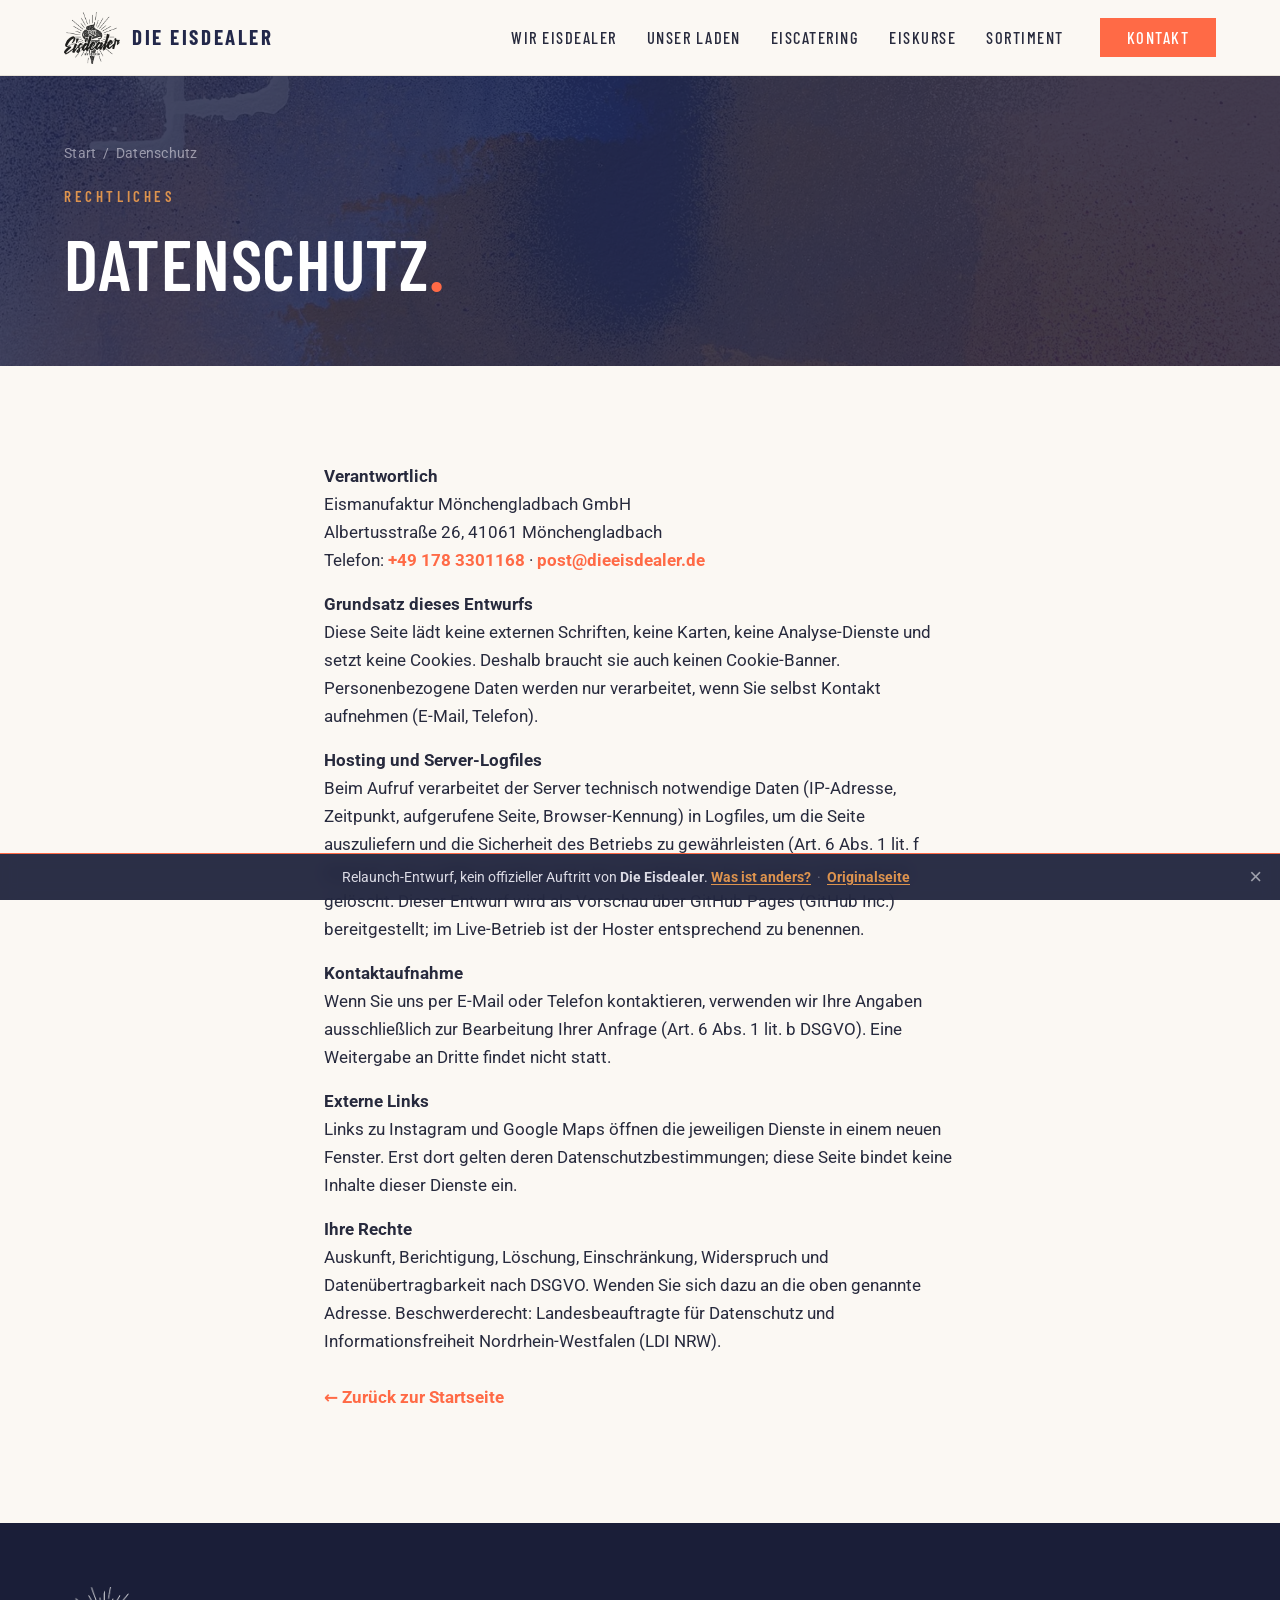
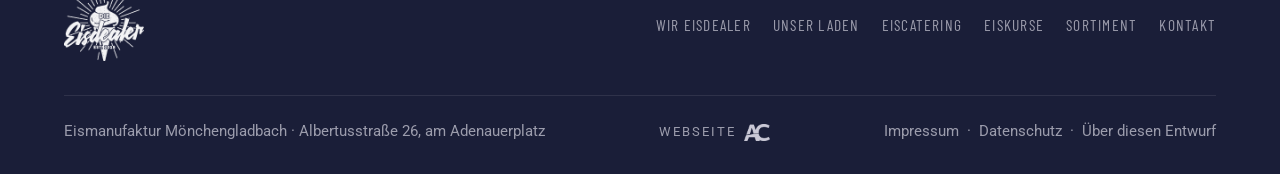
<file: datenschutz.html>
<!doctype html>
<html lang="de">
<head>
<meta charset="utf-8">
<meta name="viewport" content="width=device-width, initial-scale=1, viewport-fit=cover">
<meta name="robots" content="noindex, nofollow">
<title>Datenschutz | Die Eisdealer</title>
<link rel="icon" href="media/favicon.png" type="image/png">
<link rel="stylesheet" href="css/site.css?v=1">
</head>
<body class="sub">

<!-- #chrome:header -->
<header class="nav" id="nav">
  <div class="wrap">
    <a href="index.html#top" class="brand" aria-label="Die Eisdealer Startseite">
      <img class="logo-light" src="media/logo-white.png" alt="Die Eisdealer" width="360" height="332">
      <img class="logo-dark" src="media/logo.png" alt="" aria-hidden="true" width="360" height="332">
      <span class="brand__word">Die Eisdealer</span>
    </a>
    <nav class="nav__links" aria-label="Hauptnavigation">
      <a href="index.html#wir">Wir Eisdealer</a>
      <a href="index.html#laden">Unser Laden</a>
      <a href="index.html#catering">Eiscatering</a>
      <a href="index.html#kurse">Eiskurse</a>
      <a href="index.html#sortiment">Sortiment</a>
      <a href="index.html#kontakt" class="btn nav__cta">Kontakt</a>
    </nav>
    <button class="burger" id="burger" aria-label="Menü öffnen" aria-expanded="false"><span></span><span></span><span></span></button>
  </div>
</header>
<nav class="mmenu" id="mmenu" aria-label="Mobile Navigation" inert>
  <div class="mmenu__top">
    <a href="index.html#top" class="mmenu__logo" aria-label="Die Eisdealer Startseite"><img src="media/logo-white.png" alt="Die Eisdealer" width="360" height="332"></a>
    <button class="mmenu__x" id="mclose" aria-label="Menü schließen"></button>
  </div>
  <div class="mmenu__links">
    <a href="index.html#wir"><span class="n">01</span>Wir Eisdealer</a>
    <a href="index.html#laden"><span class="n">02</span>Unser Laden</a>
    <a href="index.html#catering"><span class="n">03</span>Eiscatering</a>
    <a href="index.html#kurse"><span class="n">04</span>Eiskurse</a>
    <a href="index.html#sortiment"><span class="n">05</span>Sortiment</a>
    <a href="index.html#kontakt"><span class="n">06</span>Kontakt</a>
  </div>
  <div class="mmenu__foot">
    <a class="btn btn--primary" href="https://www.instagram.com/die_eisdealer/" target="_blank" rel="noopener">Heutiges Sortiment auf Instagram
      <svg viewBox="0 0 24 24" fill="none" stroke="currentColor" stroke-width="2"><rect x="3" y="3" width="18" height="18" rx="5"/><circle cx="12" cy="12" r="4"/><circle cx="17.2" cy="6.8" r="1.1" fill="currentColor" stroke="none"/></svg></a>
    <div class="mmenu__contact">
      <a href="tel:+491783301168"><svg viewBox="0 0 24 24" fill="none" stroke="currentColor" stroke-width="1.8"><path d="M4 5c0 8 7 15 15 15v-3.5l-4-1.5-2 2a12 12 0 0 1-6-6l2-2L7.5 5H4Z"/></svg>0178 3301168</a>
      <a href="https://www.google.com/maps/search/?api=1&amp;query=Die%20Eisdealer%20Albertusstra%C3%9Fe%2026%20M%C3%B6nchengladbach" target="_blank" rel="noopener"><svg viewBox="0 0 24 24" fill="none" stroke="currentColor" stroke-width="1.8"><path d="M12 21s-7-5.7-7-11a7 7 0 1 1 14 0c0 5.3-7 11-7 11Z"/><circle cx="12" cy="10" r="2.5"/></svg>Route</a>
    </div>
    <div class="mmenu__meta">Albertusstraße 26 &middot; 41061 Mönchengladbach</div>
  </div>
</nav>
<!-- /#chrome:header -->

<section class="subhero"><div class="wrap">
  <div class="crumb"><a href="index.html">Start</a> &nbsp;/&nbsp; Datenschutz</div>
  <div class="eyebrow" style="margin-top:20px">Rechtliches</div>
  <h1>Datenschutz<span class="dot">.</span></h1>
</div></section>

<section class="section"><div class="wrap prose">
  <p><b>Verantwortlich</b><br>Eismanufaktur Mönchengladbach GmbH<br>Albertusstraße 26, 41061 Mönchengladbach<br>Telefon: <a href="tel:+491783301168">+49 178 3301168</a> &middot; <a href="mailto:post@dieeisdealer.de">post@dieeisdealer.de</a></p>
  <p><b>Grundsatz dieses Entwurfs</b><br>Diese Seite lädt keine externen Schriften, keine Karten, keine Analyse-Dienste und setzt keine Cookies. Deshalb braucht sie auch keinen Cookie-Banner. Personenbezogene Daten werden nur verarbeitet, wenn Sie selbst Kontakt aufnehmen (E-Mail, Telefon).</p>
  <p><b>Hosting und Server-Logfiles</b><br>Beim Aufruf verarbeitet der Server technisch notwendige Daten (IP-Adresse, Zeitpunkt, aufgerufene Seite, Browser-Kennung) in Logfiles, um die Seite auszuliefern und die Sicherheit des Betriebs zu gewährleisten (Art. 6 Abs. 1 lit. f DSGVO). Die Logfiles werden nach den Löschfristen des Hosters automatisch gelöscht. Dieser Entwurf wird als Vorschau über GitHub Pages (GitHub Inc.) bereitgestellt; im Live-Betrieb ist der Hoster entsprechend zu benennen.</p>
  <p><b>Kontaktaufnahme</b><br>Wenn Sie uns per E-Mail oder Telefon kontaktieren, verwenden wir Ihre Angaben ausschließlich zur Bearbeitung Ihrer Anfrage (Art. 6 Abs. 1 lit. b DSGVO). Eine Weitergabe an Dritte findet nicht statt.</p>
  <p><b>Externe Links</b><br>Links zu Instagram und Google Maps öffnen die jeweiligen Dienste in einem neuen Fenster. Erst dort gelten deren Datenschutzbestimmungen; diese Seite bindet keine Inhalte dieser Dienste ein.</p>
  <p><b>Ihre Rechte</b><br>Auskunft, Berichtigung, Löschung, Einschränkung, Widerspruch und Datenübertragbarkeit nach DSGVO. Wenden Sie sich dazu an die oben genannte Adresse. Beschwerderecht: Landesbeauftragte für Datenschutz und Informationsfreiheit Nordrhein-Westfalen (LDI NRW).</p>
  <p style="margin-top:28px"><a href="index.html">← Zurück zur Startseite</a></p>
</div></section>

<!-- #chrome:footer -->
<footer class="foot">
  <div class="wrap">
    <div class="foot__top">
      <a href="index.html#top" aria-label="Die Eisdealer Startseite"><img class="foot__brandimg" src="media/logo-white.png" alt="Die Eisdealer" width="360" height="332" loading="lazy" decoding="async"></a>
      <nav class="foot__nav" aria-label="Footer">
        <a href="index.html#wir">Wir Eisdealer</a><a href="index.html#laden">Unser Laden</a><a href="index.html#catering">Eiscatering</a>
        <a href="index.html#kurse">Eiskurse</a><a href="index.html#sortiment">Sortiment</a><a href="index.html#kontakt">Kontakt</a>
      </nav>
    </div>
    <div class="foot__bottom">
      <span>Eismanufaktur Mönchengladbach &middot; Albertusstraße 26, am Adenauerplatz</span>
      <a class="foot__credit" href="https://akyol.de" target="_blank" rel="noopener" aria-label="Webseite erstellt von Dr.-Ing. Suat Akyol, akyol.de">Webseite <img class="logo-mono" src="media/ac-logo-mono.png" alt="AC" width="306" height="195" style="height:17px;width:auto" loading="lazy" decoding="async"><img class="logo-color" src="media/ac-logo.png" alt="" aria-hidden="true" width="306" height="195" style="height:17px;width:auto" loading="lazy" decoding="async"></a>
      <span><a href="impressum.html">Impressum</a> &nbsp;&middot;&nbsp; <a href="datenschutz.html">Datenschutz</a> &nbsp;&middot;&nbsp; <a href="hinweise.html">Über diesen Entwurf</a></span>
    </div>
  </div>
</footer>
<!-- /#chrome:footer -->

<!-- #chrome:demobar -->
<div class="demobar" id="demobar">
  <span>Relaunch-Entwurf, kein offizieller Auftritt von <b>Die Eisdealer</b>. <a href="hinweise.html">Was ist anders?</a> <span class="demobar__sep">&middot;</span> <a href="https://dieeisdealer.de/" target="_blank" rel="noopener">Originalseite</a></span>
  <button id="demoClose" aria-label="Hinweis schließen">&times;</button>
</div>
<!-- /#chrome:demobar -->

<script src="js/site.js?v=1"></script>
</body>
</html>
</file>
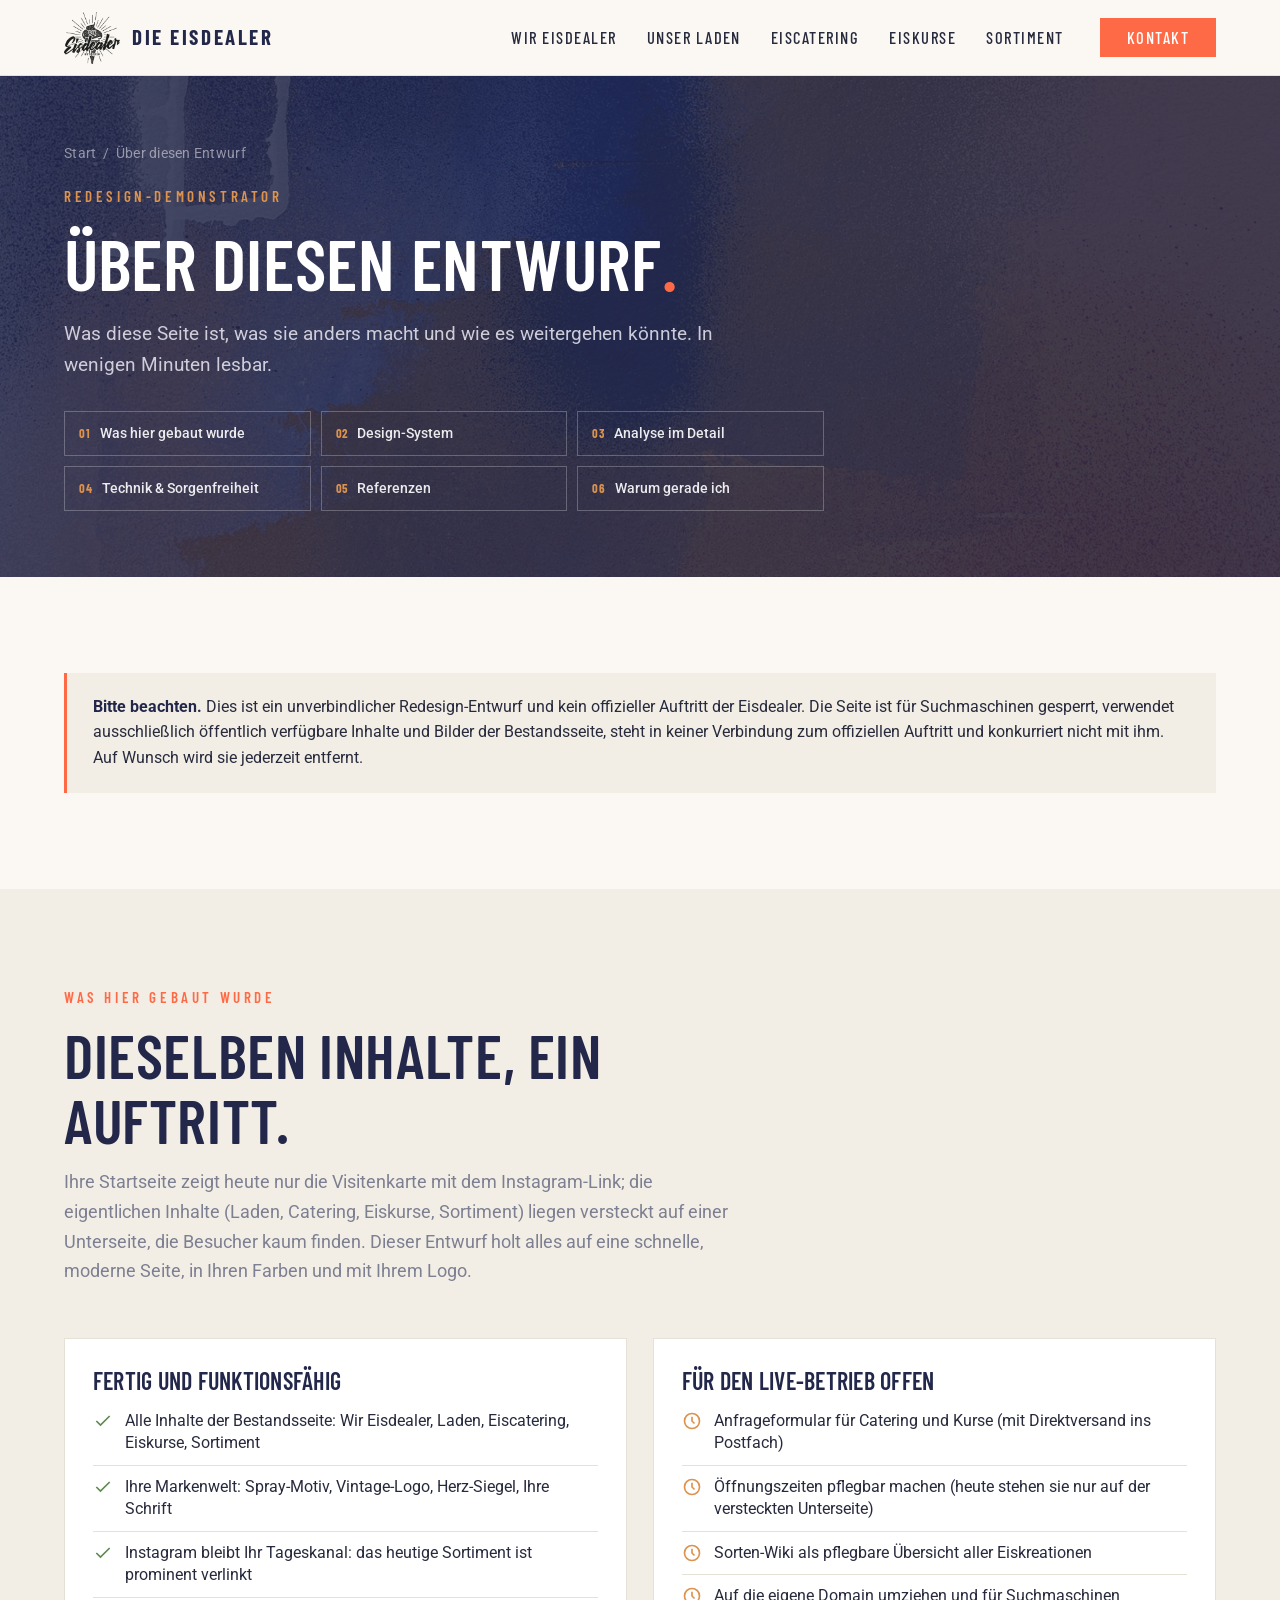
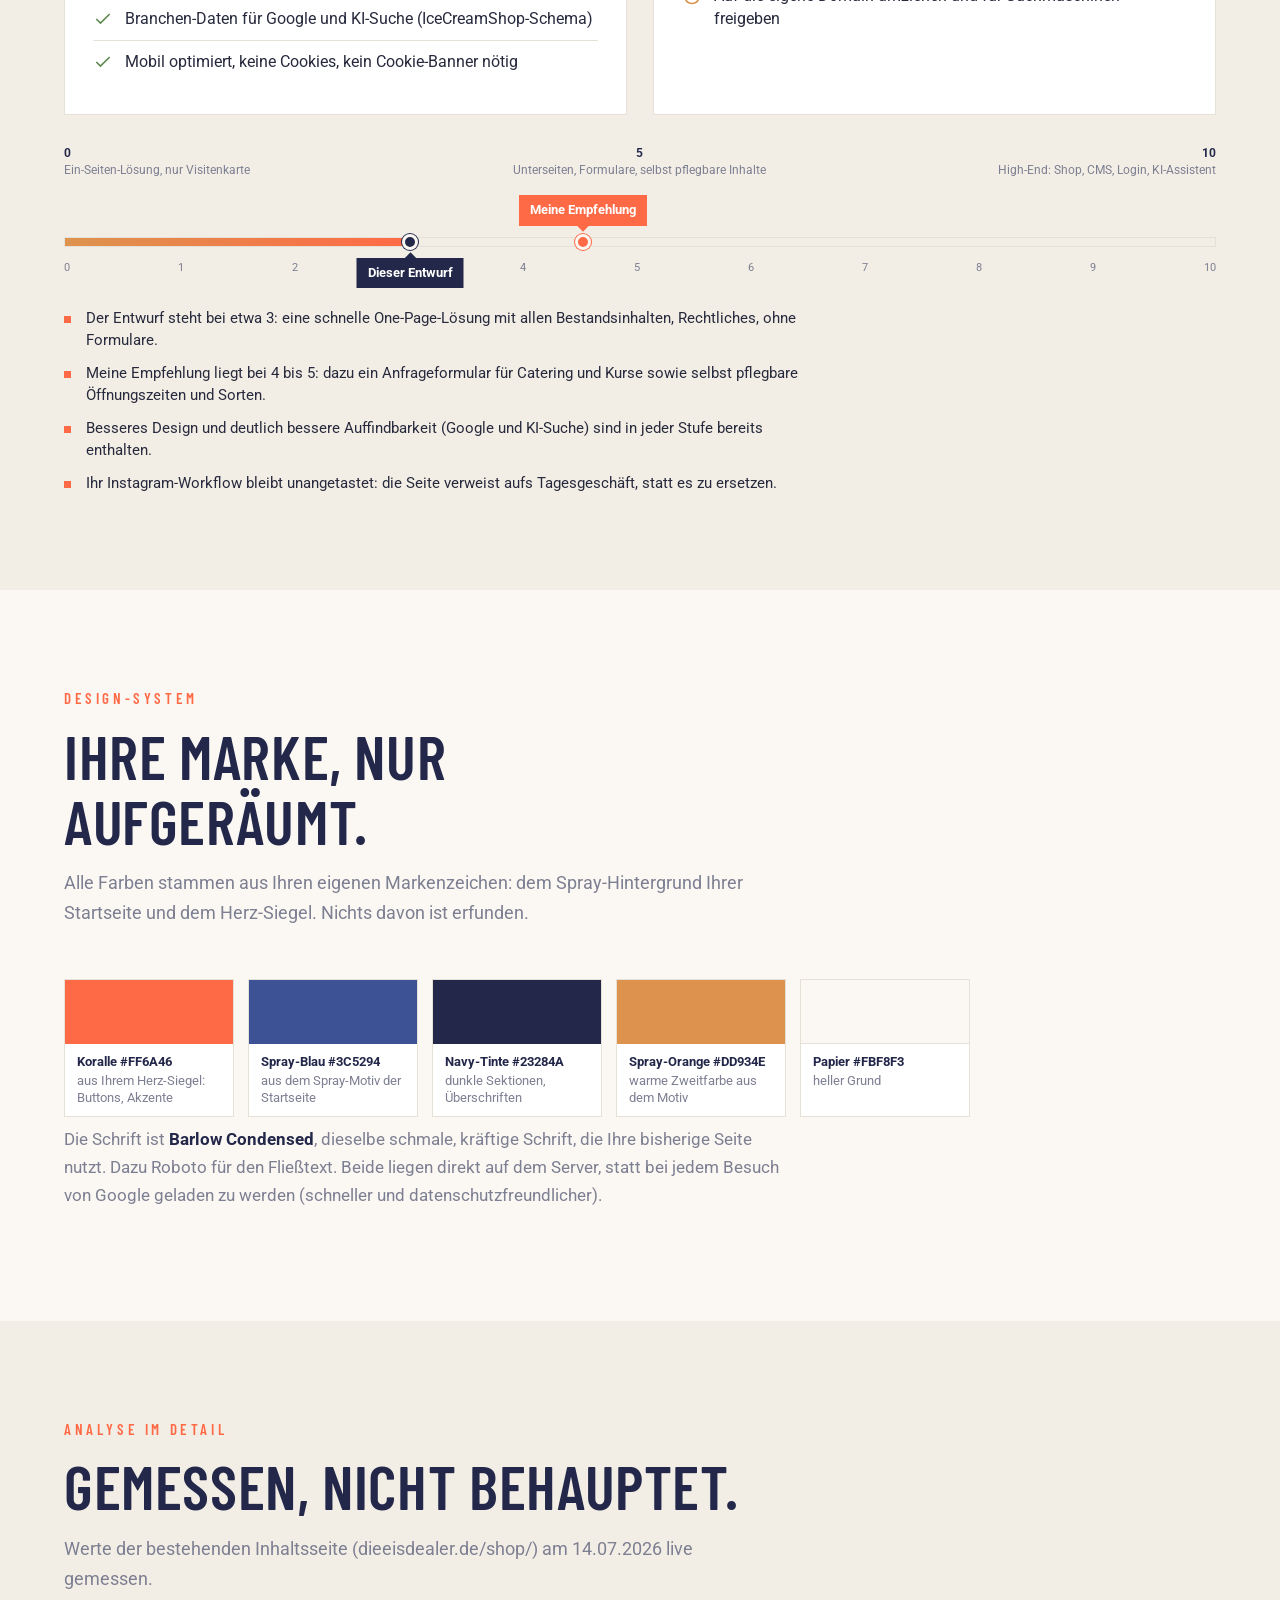
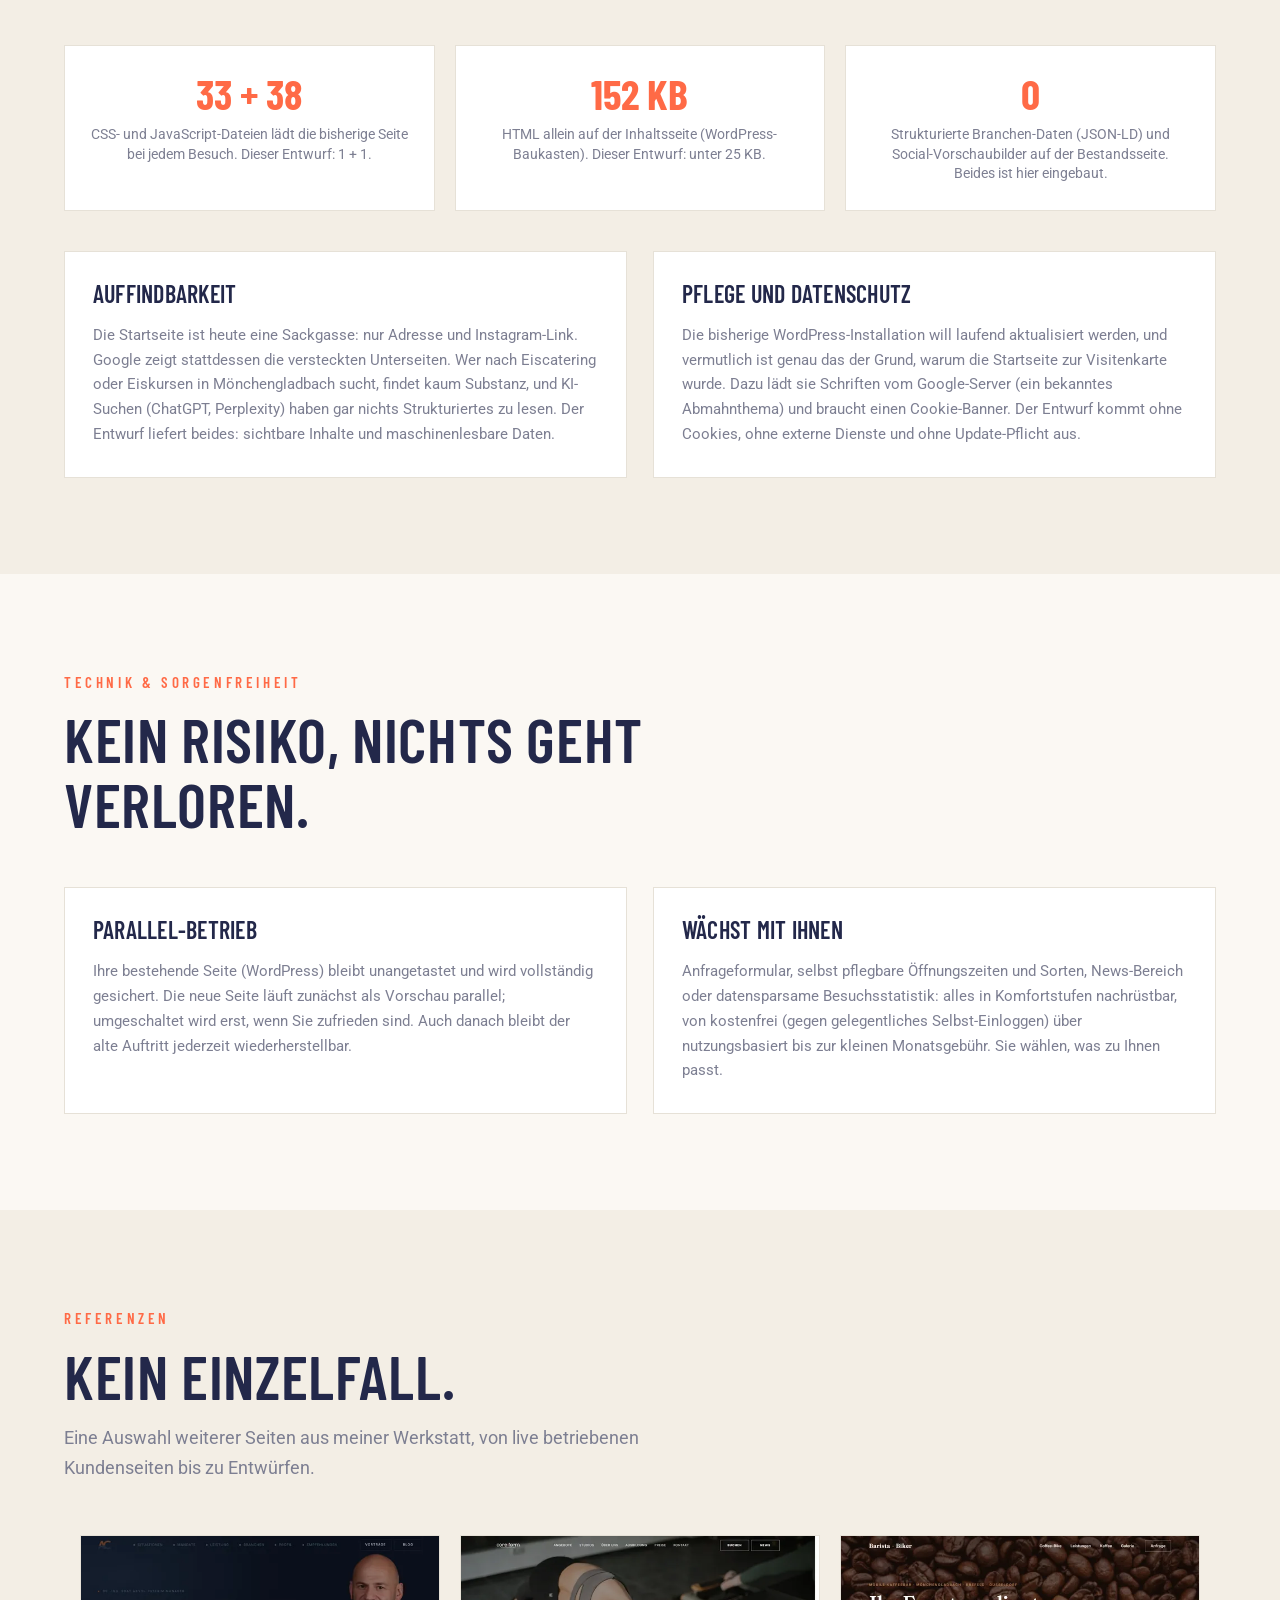
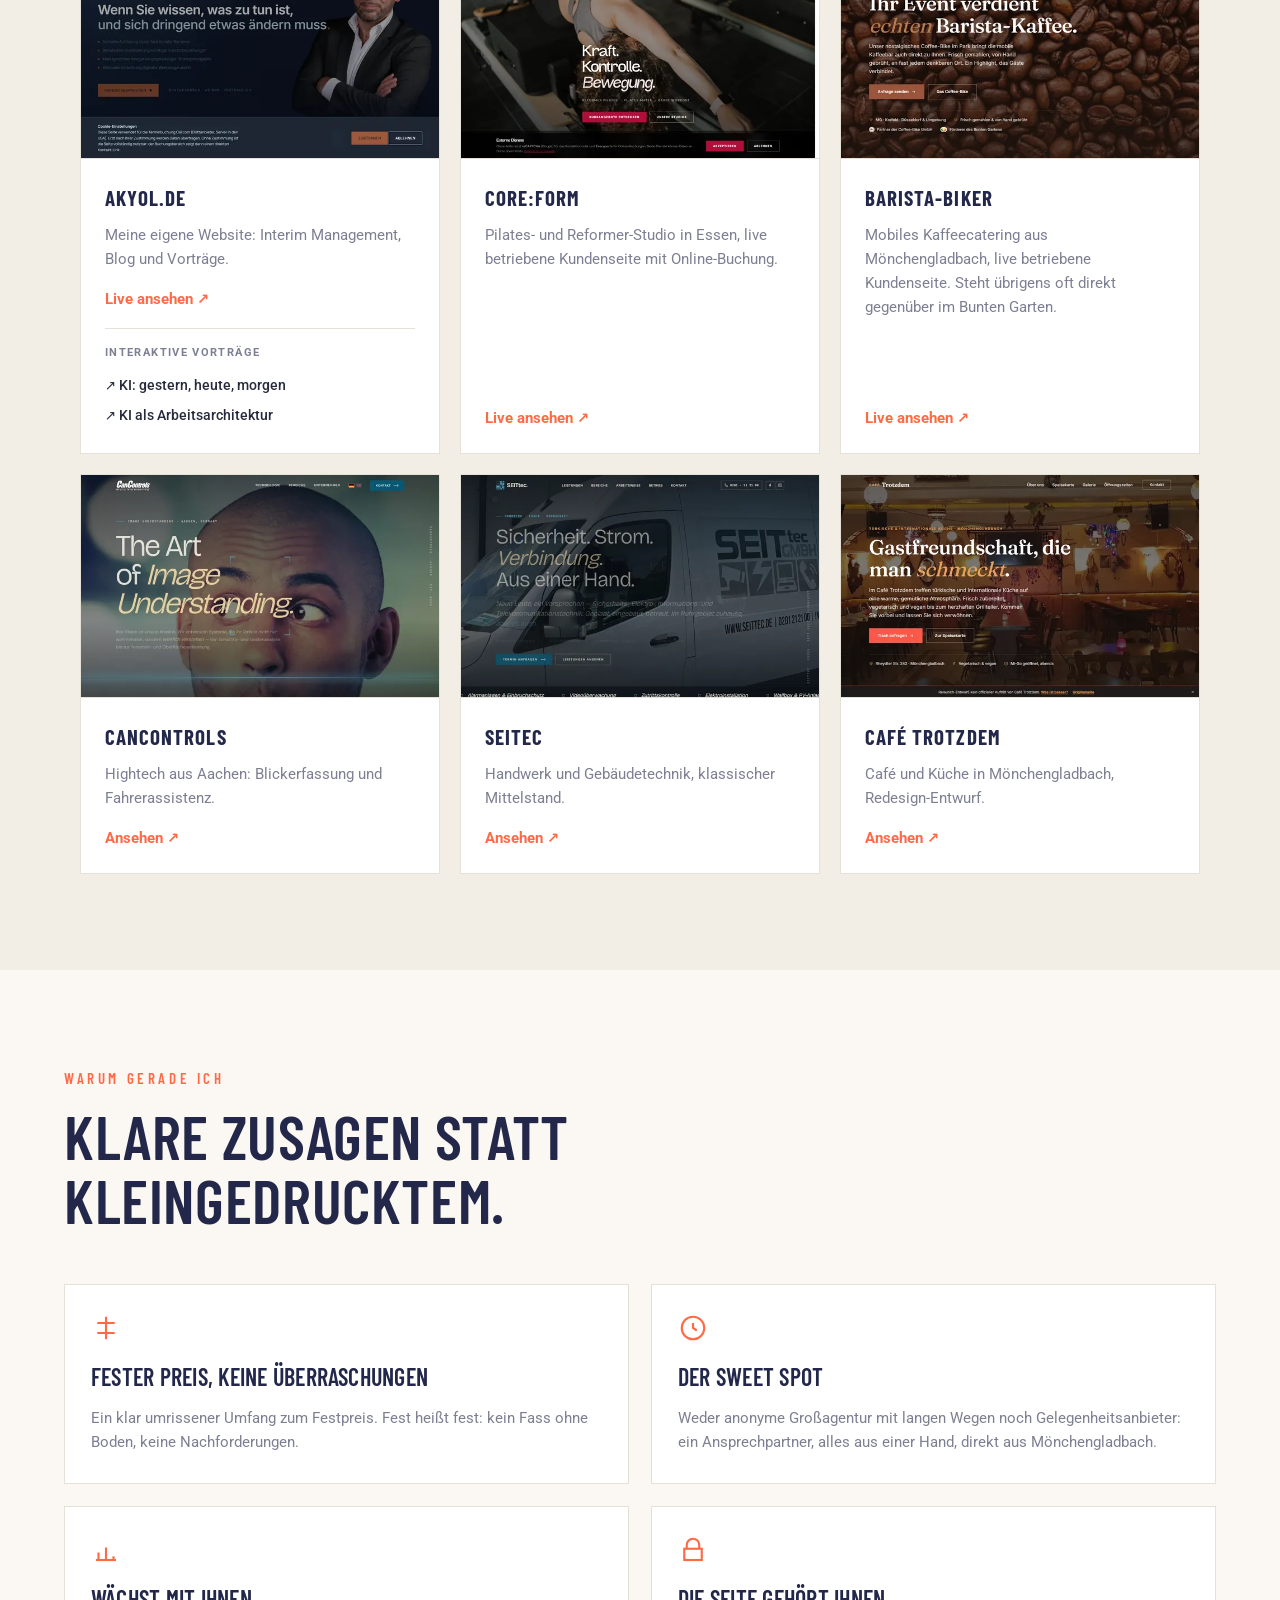
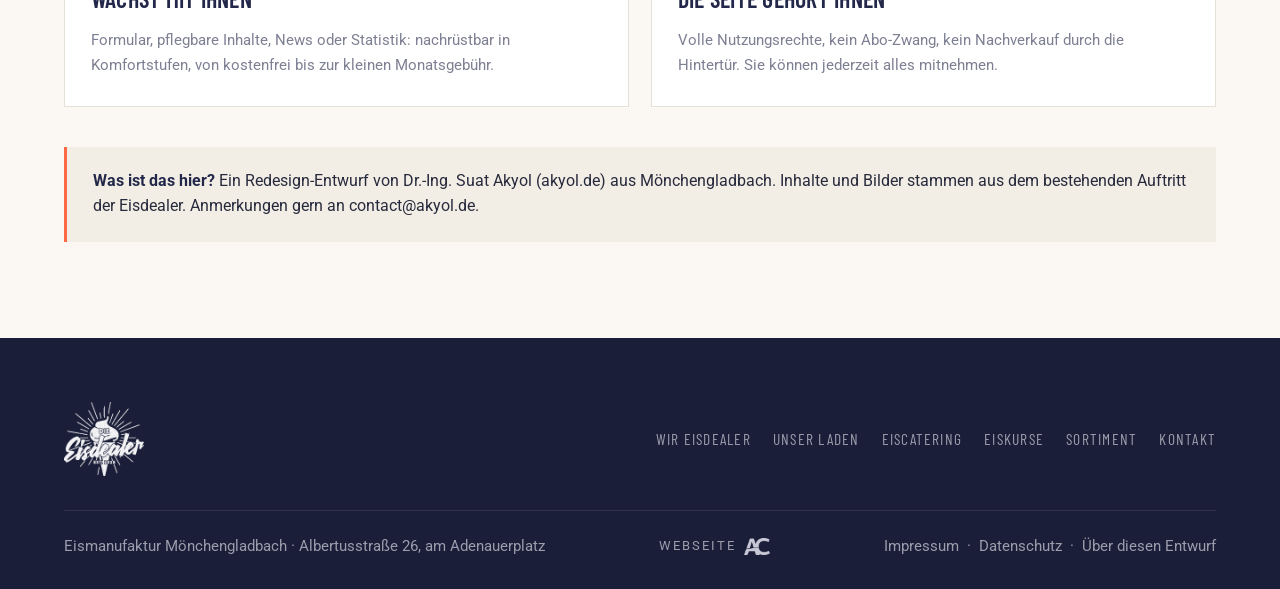
<file: hinweise.html>
<!doctype html>
<html lang="de">
<head>
<meta charset="utf-8">
<meta name="viewport" content="width=device-width, initial-scale=1, viewport-fit=cover">
<meta name="robots" content="noindex, nofollow">
<title>Über diesen Entwurf | Die Eisdealer</title>
<meta name="description" content="Redesign-Entwurf für dieeisdealer.de: was der Entwurf gegenüber der bestehenden Seite anders macht.">
<link rel="icon" href="media/favicon.png" type="image/png">
<link rel="stylesheet" href="css/site.css?v=1">
</head>
<body class="sub">

<!-- #chrome:header -->
<header class="nav" id="nav">
  <div class="wrap">
    <a href="index.html#top" class="brand" aria-label="Die Eisdealer Startseite">
      <img class="logo-light" src="media/logo-white.png" alt="Die Eisdealer" width="360" height="332">
      <img class="logo-dark" src="media/logo.png" alt="" aria-hidden="true" width="360" height="332">
      <span class="brand__word">Die Eisdealer</span>
    </a>
    <nav class="nav__links" aria-label="Hauptnavigation">
      <a href="index.html#wir">Wir Eisdealer</a>
      <a href="index.html#laden">Unser Laden</a>
      <a href="index.html#catering">Eiscatering</a>
      <a href="index.html#kurse">Eiskurse</a>
      <a href="index.html#sortiment">Sortiment</a>
      <a href="index.html#kontakt" class="btn nav__cta">Kontakt</a>
    </nav>
    <button class="burger" id="burger" aria-label="Menü öffnen" aria-expanded="false"><span></span><span></span><span></span></button>
  </div>
</header>
<nav class="mmenu" id="mmenu" aria-label="Mobile Navigation" inert>
  <div class="mmenu__top">
    <a href="index.html#top" class="mmenu__logo" aria-label="Die Eisdealer Startseite"><img src="media/logo-white.png" alt="Die Eisdealer" width="360" height="332"></a>
    <button class="mmenu__x" id="mclose" aria-label="Menü schließen"></button>
  </div>
  <div class="mmenu__links">
    <a href="index.html#wir"><span class="n">01</span>Wir Eisdealer</a>
    <a href="index.html#laden"><span class="n">02</span>Unser Laden</a>
    <a href="index.html#catering"><span class="n">03</span>Eiscatering</a>
    <a href="index.html#kurse"><span class="n">04</span>Eiskurse</a>
    <a href="index.html#sortiment"><span class="n">05</span>Sortiment</a>
    <a href="index.html#kontakt"><span class="n">06</span>Kontakt</a>
  </div>
  <div class="mmenu__foot">
    <a class="btn btn--primary" href="https://www.instagram.com/die_eisdealer/" target="_blank" rel="noopener">Heutiges Sortiment auf Instagram
      <svg viewBox="0 0 24 24" fill="none" stroke="currentColor" stroke-width="2"><rect x="3" y="3" width="18" height="18" rx="5"/><circle cx="12" cy="12" r="4"/><circle cx="17.2" cy="6.8" r="1.1" fill="currentColor" stroke="none"/></svg></a>
    <div class="mmenu__contact">
      <a href="tel:+491783301168"><svg viewBox="0 0 24 24" fill="none" stroke="currentColor" stroke-width="1.8"><path d="M4 5c0 8 7 15 15 15v-3.5l-4-1.5-2 2a12 12 0 0 1-6-6l2-2L7.5 5H4Z"/></svg>0178 3301168</a>
      <a href="https://www.google.com/maps/search/?api=1&amp;query=Die%20Eisdealer%20Albertusstra%C3%9Fe%2026%20M%C3%B6nchengladbach" target="_blank" rel="noopener"><svg viewBox="0 0 24 24" fill="none" stroke="currentColor" stroke-width="1.8"><path d="M12 21s-7-5.7-7-11a7 7 0 1 1 14 0c0 5.3-7 11-7 11Z"/><circle cx="12" cy="10" r="2.5"/></svg>Route</a>
    </div>
    <div class="mmenu__meta">Albertusstraße 26 &middot; 41061 Mönchengladbach</div>
  </div>
</nav>
<!-- /#chrome:header -->

<section class="subhero"><div class="wrap">
  <div class="crumb"><a href="index.html">Start</a> &nbsp;/&nbsp; Über diesen Entwurf</div>
  <div class="eyebrow" style="margin-top:20px">Redesign-Demonstrator</div>
  <h1>Über diesen Entwurf<span class="dot">.</span></h1>
  <p>Was diese Seite ist, was sie anders macht und wie es weitergehen könnte. In wenigen Minuten lesbar.</p>
  <nav class="toc" aria-label="Inhalt">
    <a href="#h-neu"><span>01</span>Was hier gebaut wurde</a>
    <a href="#h-design"><span>02</span>Design-System</a>
    <a href="#h-analyse"><span>03</span>Analyse im Detail</a>
    <a href="#h-technik"><span>04</span>Technik &amp; Sorgenfreiheit</a>
    <a href="#h-refs"><span>05</span>Referenzen</a>
    <a href="#h-warum"><span>06</span>Warum gerade ich</a>
  </nav>
</div></section>

<section class="section"><div class="wrap">
  <div class="note-box reveal"><b>Bitte beachten.</b> Dies ist ein unverbindlicher Redesign-Entwurf und kein offizieller Auftritt der Eisdealer. Die Seite ist für Suchmaschinen gesperrt, verwendet ausschließlich öffentlich verfügbare Inhalte und Bilder der Bestandsseite, steht in keiner Verbindung zum offiziellen Auftritt und konkurriert nicht mit ihm. Auf Wunsch wird sie jederzeit entfernt.</div>
</div></section>

<section class="section section--vanille" id="h-neu"><div class="wrap">
  <div class="shead reveal">
    <div class="eyebrow">Was hier gebaut wurde</div>
    <h2>Dieselben Inhalte, ein Auftritt.</h2>
    <p>Ihre Startseite zeigt heute nur die Visitenkarte mit dem Instagram-Link; die eigentlichen Inhalte (Laden, Catering, Eiskurse, Sortiment) liegen versteckt auf einer Unterseite, die Besucher kaum finden. Dieser Entwurf holt alles auf eine schnelle, moderne Seite, in Ihren Farben und mit Ihrem Logo.</p>
  </div>
  <div class="two">
    <div class="card reveal">
      <h3>Fertig und funktionsfähig</h3>
      <ul class="chk">
        <li><svg class="ok" viewBox="0 0 24 24" fill="none" stroke="currentColor" stroke-width="2"><path d="M20 6 9 17l-5-5"/></svg>Alle Inhalte der Bestandsseite: Wir Eisdealer, Laden, Eiscatering, Eiskurse, Sortiment</li>
        <li><svg class="ok" viewBox="0 0 24 24" fill="none" stroke="currentColor" stroke-width="2"><path d="M20 6 9 17l-5-5"/></svg>Ihre Markenwelt: Spray-Motiv, Vintage-Logo, Herz-Siegel, Ihre Schrift</li>
        <li><svg class="ok" viewBox="0 0 24 24" fill="none" stroke="currentColor" stroke-width="2"><path d="M20 6 9 17l-5-5"/></svg>Instagram bleibt Ihr Tageskanal: das heutige Sortiment ist prominent verlinkt</li>
        <li><svg class="ok" viewBox="0 0 24 24" fill="none" stroke="currentColor" stroke-width="2"><path d="M20 6 9 17l-5-5"/></svg>Branchen-Daten für Google und KI-Suche (IceCreamShop-Schema)</li>
        <li><svg class="ok" viewBox="0 0 24 24" fill="none" stroke="currentColor" stroke-width="2"><path d="M20 6 9 17l-5-5"/></svg>Mobil optimiert, keine Cookies, kein Cookie-Banner nötig</li>
      </ul>
    </div>
    <div class="card reveal">
      <h3>Für den Live-Betrieb offen</h3>
      <ul class="chk">
        <li><svg class="todo" viewBox="0 0 24 24" fill="none" stroke="currentColor" stroke-width="2"><circle cx="12" cy="12" r="9"/><path d="M12 7v5l3 3"/></svg>Anfrageformular für Catering und Kurse (mit Direktversand ins Postfach)</li>
        <li><svg class="todo" viewBox="0 0 24 24" fill="none" stroke="currentColor" stroke-width="2"><circle cx="12" cy="12" r="9"/><path d="M12 7v5l3 3"/></svg>Öffnungszeiten pflegbar machen (heute stehen sie nur auf der versteckten Unterseite)</li>
        <li><svg class="todo" viewBox="0 0 24 24" fill="none" stroke="currentColor" stroke-width="2"><circle cx="12" cy="12" r="9"/><path d="M12 7v5l3 3"/></svg>Sorten-Wiki als pflegbare Übersicht aller Eiskreationen</li>
        <li><svg class="todo" viewBox="0 0 24 24" fill="none" stroke="currentColor" stroke-width="2"><circle cx="12" cy="12" r="9"/><path d="M12 7v5l3 3"/></svg>Auf die eigene Domain umziehen und für Suchmaschinen freigeben</li>
      </ul>
    </div>
  </div>

  <div class="scale reveal">
    <div class="scale__caps">
      <span><b>0</b><br>Ein-Seiten-Lösung, nur Visitenkarte</span>
      <span class="mid"><b>5</b><br>Unterseiten, Formulare, selbst pflegbare Inhalte</span>
      <span class="end"><b>10</b><br>High-End: Shop, CMS, Login, KI-Assistent</span>
    </div>
    <div class="scale__track">
      <div class="scale__fill" style="width:30%"></div>
      <div class="scale__mk scale__mk--now" style="left:30%"><i></i><span class="scale__lab">Dieser Entwurf</span></div>
      <div class="scale__mk scale__mk--rec" style="left:45%"><i></i><span class="scale__lab">Meine Empfehlung</span></div>
    </div>
    <div class="scale__nums"><span>0</span><span>1</span><span>2</span><span>3</span><span>4</span><span>5</span><span>6</span><span>7</span><span>8</span><span>9</span><span>10</span></div>
    <ul class="scale__why">
      <li>Der Entwurf steht bei etwa 3: eine schnelle One-Page-Lösung mit allen Bestandsinhalten, Rechtliches, ohne Formulare.</li>
      <li>Meine Empfehlung liegt bei 4 bis 5: dazu ein Anfrageformular für Catering und Kurse sowie selbst pflegbare Öffnungszeiten und Sorten.</li>
      <li>Besseres Design und deutlich bessere Auffindbarkeit (Google und KI-Suche) sind in jeder Stufe bereits enthalten.</li>
      <li>Ihr Instagram-Workflow bleibt unangetastet: die Seite verweist aufs Tagesgeschäft, statt es zu ersetzen.</li>
    </ul>
  </div>
</div></section>

<section class="section" id="h-design"><div class="wrap">
  <div class="shead reveal">
    <div class="eyebrow">Design-System</div>
    <h2>Ihre Marke, nur aufgeräumt.</h2>
    <p>Alle Farben stammen aus Ihren eigenen Markenzeichen: dem Spray-Hintergrund Ihrer Startseite und dem Herz-Siegel. Nichts davon ist erfunden.</p>
  </div>
  <div class="ds reveal">
    <div class="sw"><i style="background:#FF6A46"></i><span><b>Koralle #FF6A46</b>aus Ihrem Herz-Siegel: Buttons, Akzente</span></div>
    <div class="sw"><i style="background:#3C5294"></i><span><b>Spray-Blau #3C5294</b>aus dem Spray-Motiv der Startseite</span></div>
    <div class="sw"><i style="background:#23284a"></i><span><b>Navy-Tinte #23284A</b>dunkle Sektionen, Überschriften</span></div>
    <div class="sw"><i style="background:#DD934E"></i><span><b>Spray-Orange #DD934E</b>warme Zweitfarbe aus dem Motiv</span></div>
    <div class="sw"><i style="background:#fbf8f3;border-bottom:1px solid #e6e1d7"></i><span><b>Papier #FBF8F3</b>heller Grund</span></div>
  </div>
  <p class="reveal" style="max-width:720px;color:var(--muted)">Die Schrift ist <b style="color:var(--tinte)">Barlow Condensed</b>, dieselbe schmale, kräftige Schrift, die Ihre bisherige Seite nutzt. Dazu Roboto für den Fließtext. Beide liegen direkt auf dem Server, statt bei jedem Besuch von Google geladen zu werden (schneller und datenschutzfreundlicher).</p>
</div></section>

<section class="section section--vanille" id="h-analyse"><div class="wrap">
  <div class="shead reveal">
    <div class="eyebrow">Analyse im Detail</div>
    <h2>Gemessen, nicht behauptet.</h2>
    <p>Werte der bestehenden Inhaltsseite (dieeisdealer.de/shop/) am 14.07.2026 live gemessen.</p>
  </div>
  <div class="metrics reveal">
    <div class="metric"><div class="big">33 + 38</div><div class="lbl">CSS- und JavaScript-Dateien lädt die bisherige Seite bei jedem Besuch. Dieser Entwurf: 1 + 1.</div></div>
    <div class="metric"><div class="big">152 KB</div><div class="lbl">HTML allein auf der Inhaltsseite (WordPress-Baukasten). Dieser Entwurf: unter 25 KB.</div></div>
    <div class="metric"><div class="big">0</div><div class="lbl">Strukturierte Branchen-Daten (JSON-LD) und Social-Vorschaubilder auf der Bestandsseite. Beides ist hier eingebaut.</div></div>
  </div>
  <div class="two">
    <div class="card reveal">
      <h3>Auffindbarkeit</h3>
      <p style="color:var(--muted);font-size:15px;margin:0">Die Startseite ist heute eine Sackgasse: nur Adresse und Instagram-Link. Google zeigt stattdessen die versteckten Unterseiten. Wer nach Eiscatering oder Eiskursen in Mönchengladbach sucht, findet kaum Substanz, und KI-Suchen (ChatGPT, Perplexity) haben gar nichts Strukturiertes zu lesen. Der Entwurf liefert beides: sichtbare Inhalte und maschinenlesbare Daten.</p>
    </div>
    <div class="card reveal">
      <h3>Pflege und Datenschutz</h3>
      <p style="color:var(--muted);font-size:15px;margin:0">Die bisherige WordPress-Installation will laufend aktualisiert werden, und vermutlich ist genau das der Grund, warum die Startseite zur Visitenkarte wurde. Dazu lädt sie Schriften vom Google-Server (ein bekanntes Abmahnthema) und braucht einen Cookie-Banner. Der Entwurf kommt ohne Cookies, ohne externe Dienste und ohne Update-Pflicht aus.</p>
    </div>
  </div>
</div></section>

<section class="section" id="h-technik"><div class="wrap">
  <div class="shead reveal">
    <div class="eyebrow">Technik &amp; Sorgenfreiheit</div>
    <h2>Kein Risiko, nichts geht verloren.</h2>
  </div>
  <div class="two">
    <div class="card reveal">
      <h3>Parallel-Betrieb</h3>
      <p style="color:var(--muted);font-size:15px;margin:0">Ihre bestehende Seite (WordPress) bleibt unangetastet und wird vollständig gesichert. Die neue Seite läuft zunächst als Vorschau parallel; umgeschaltet wird erst, wenn Sie zufrieden sind. Auch danach bleibt der alte Auftritt jederzeit wiederherstellbar.</p>
    </div>
    <div class="card reveal">
      <h3>Wächst mit Ihnen</h3>
      <p style="color:var(--muted);font-size:15px;margin:0">Anfrageformular, selbst pflegbare Öffnungszeiten und Sorten, News-Bereich oder datensparsame Besuchsstatistik: alles in Komfortstufen nachrüstbar, von kostenfrei (gegen gelegentliches Selbst-Einloggen) über nutzungsbasiert bis zur kleinen Monatsgebühr. Sie wählen, was zu Ihnen passt.</p>
    </div>
  </div>
</div></section>

<section class="section section--vanille" id="h-refs"><div class="wrap">
  <div class="shead reveal">
    <div class="eyebrow">Referenzen</div>
    <h2>Kein Einzelfall.</h2>
    <p>Eine Auswahl weiterer Seiten aus meiner Werkstatt, von live betriebenen Kundenseiten bis zu Entwürfen.</p>
  </div>
  <div class="refs">
    <div class="ref reveal">
      <img class="ref__shot" src="media/refs/akyol.webp" alt="Startseite von akyol.de" width="640" height="400" loading="lazy" decoding="async">
      <div class="ref__body">
        <h4>akyol.de</h4><p>Meine eigene Website: Interim Management, Blog und Vorträge.</p>
        <a href="https://www.akyol.de" target="_blank" rel="noopener">Live ansehen ↗</a>
        <div class="ref__extra"><div class="lbl">Interaktive Vorträge</div>
          <a href="https://akyol.de/presentations/ki-gestern-heute-morgen/" target="_blank" rel="noopener">↗ KI: gestern, heute, morgen</a>
          <a href="https://akyol.de/presentations/ki-arbeitsarchitektur/" target="_blank" rel="noopener">↗ KI als Arbeitsarchitektur</a>
        </div>
      </div>
    </div>
    <div class="ref reveal">
      <img class="ref__shot" src="media/refs/coreform.webp" alt="Startseite von core-form.de" width="640" height="400" loading="lazy" decoding="async">
      <div class="ref__body">
        <h4>core:form</h4><p>Pilates- und Reformer-Studio in Essen, live betriebene Kundenseite mit Online-Buchung.</p>
        <a href="https://www.core-form.de" target="_blank" rel="noopener">Live ansehen ↗</a>
      </div>
    </div>
    <div class="ref reveal">
      <img class="ref__shot" src="media/refs/barista.webp" alt="Startseite von barista-biker.de" width="640" height="400" loading="lazy" decoding="async">
      <div class="ref__body">
        <h4>Barista-Biker</h4><p>Mobiles Kaffeecatering aus Mönchengladbach, live betriebene Kundenseite. Steht übrigens oft direkt gegenüber im Bunten Garten.</p>
        <a href="https://barista-biker.de/" target="_blank" rel="noopener">Live ansehen ↗</a>
      </div>
    </div>
    <div class="ref reveal">
      <img class="ref__shot" src="media/refs/cancontrols.webp" alt="Startseite des CanControls-Entwurfs" width="640" height="400" loading="lazy" decoding="async">
      <div class="ref__body">
        <h4>CanControls</h4><p>Hightech aus Aachen: Blickerfassung und Fahrerassistenz.</p>
        <a href="https://suak0903.github.io/cancontrols/" target="_blank" rel="noopener">Ansehen ↗</a>
      </div>
    </div>
    <div class="ref reveal">
      <img class="ref__shot" src="media/refs/seitec.webp" alt="Startseite des Seitec-Entwurfs" width="640" height="400" loading="lazy" decoding="async">
      <div class="ref__body">
        <h4>Seitec</h4><p>Handwerk und Gebäudetechnik, klassischer Mittelstand.</p>
        <a href="https://suak0903.github.io/seitec/" target="_blank" rel="noopener">Ansehen ↗</a>
      </div>
    </div>
    <div class="ref reveal">
      <img class="ref__shot" src="media/refs/cafetrotzdem.webp" alt="Startseite des Café-Trotzdem-Entwurfs" width="640" height="400" loading="lazy" decoding="async">
      <div class="ref__body">
        <h4>Café Trotzdem</h4><p>Café und Küche in Mönchengladbach, Redesign-Entwurf.</p>
        <a href="https://suak0903.github.io/cafe-trotzdem/" target="_blank" rel="noopener">Ansehen ↗</a>
      </div>
    </div>
  </div>
</div></section>

<section class="section" id="h-warum"><div class="wrap">
  <div class="shead reveal">
    <div class="eyebrow">Warum gerade ich</div>
    <h2>Klare Zusagen statt Kleingedrucktem.</h2>
  </div>
  <div class="why">
    <div class="card reveal">
      <svg class="ic" viewBox="0 0 24 24" fill="none" stroke="currentColor" stroke-width="1.7"><path d="M12 3v18M5 8h14M5 16h14"/></svg>
      <h3>Fester Preis, keine Überraschungen</h3>
      <p>Ein klar umrissener Umfang zum Festpreis. Fest heißt fest: kein Fass ohne Boden, keine Nachforderungen.</p>
    </div>
    <div class="card reveal">
      <svg class="ic" viewBox="0 0 24 24" fill="none" stroke="currentColor" stroke-width="1.7"><circle cx="12" cy="12" r="9"/><path d="M12 8v4l3 2"/></svg>
      <h3>Der Sweet Spot</h3>
      <p>Weder anonyme Großagentur mit langen Wegen noch Gelegenheitsanbieter: ein Ansprechpartner, alles aus einer Hand, direkt aus Mönchengladbach.</p>
    </div>
    <div class="card reveal">
      <svg class="ic" viewBox="0 0 24 24" fill="none" stroke="currentColor" stroke-width="1.7"><path d="M12 20V10M6 20v-6M18 20v-3"/><path d="M4 20h16"/></svg>
      <h3>Wächst mit Ihnen</h3>
      <p>Formular, pflegbare Inhalte, News oder Statistik: nachrüstbar in Komfortstufen, von kostenfrei bis zur kleinen Monatsgebühr.</p>
    </div>
    <div class="card reveal">
      <svg class="ic" viewBox="0 0 24 24" fill="none" stroke="currentColor" stroke-width="1.7"><path d="M7 11V8a5 5 0 0 1 10 0v3"/><rect x="5" y="11" width="14" height="9"/></svg>
      <h3>Die Seite gehört Ihnen</h3>
      <p>Volle Nutzungsrechte, kein Abo-Zwang, kein Nachverkauf durch die Hintertür. Sie können jederzeit alles mitnehmen.</p>
    </div>
  </div>
  <div class="note-box reveal" style="margin-top:40px"><b>Was ist das hier?</b> Ein Redesign-Entwurf von Dr.-Ing. Suat Akyol (akyol.de) aus Mönchengladbach. Inhalte und Bilder stammen aus dem bestehenden Auftritt der Eisdealer. Anmerkungen gern an <a href="mailto:contact@akyol.de">contact@akyol.de</a>.</div>
</div></section>

<!-- #chrome:footer -->
<footer class="foot">
  <div class="wrap">
    <div class="foot__top">
      <a href="index.html#top" aria-label="Die Eisdealer Startseite"><img class="foot__brandimg" src="media/logo-white.png" alt="Die Eisdealer" width="360" height="332" loading="lazy" decoding="async"></a>
      <nav class="foot__nav" aria-label="Footer">
        <a href="index.html#wir">Wir Eisdealer</a><a href="index.html#laden">Unser Laden</a><a href="index.html#catering">Eiscatering</a>
        <a href="index.html#kurse">Eiskurse</a><a href="index.html#sortiment">Sortiment</a><a href="index.html#kontakt">Kontakt</a>
      </nav>
    </div>
    <div class="foot__bottom">
      <span>Eismanufaktur Mönchengladbach &middot; Albertusstraße 26, am Adenauerplatz</span>
      <a class="foot__credit" href="https://akyol.de" target="_blank" rel="noopener" aria-label="Webseite erstellt von Dr.-Ing. Suat Akyol, akyol.de">Webseite <img class="logo-mono" src="media/ac-logo-mono.png" alt="AC" width="306" height="195" style="height:17px;width:auto" loading="lazy" decoding="async"><img class="logo-color" src="media/ac-logo.png" alt="" aria-hidden="true" width="306" height="195" style="height:17px;width:auto" loading="lazy" decoding="async"></a>
      <span><a href="impressum.html">Impressum</a> &nbsp;&middot;&nbsp; <a href="datenschutz.html">Datenschutz</a> &nbsp;&middot;&nbsp; <a href="hinweise.html">Über diesen Entwurf</a></span>
    </div>
  </div>
</footer>
<!-- /#chrome:footer -->

<script src="js/site.js?v=1"></script>
</body>
</html>
</file>
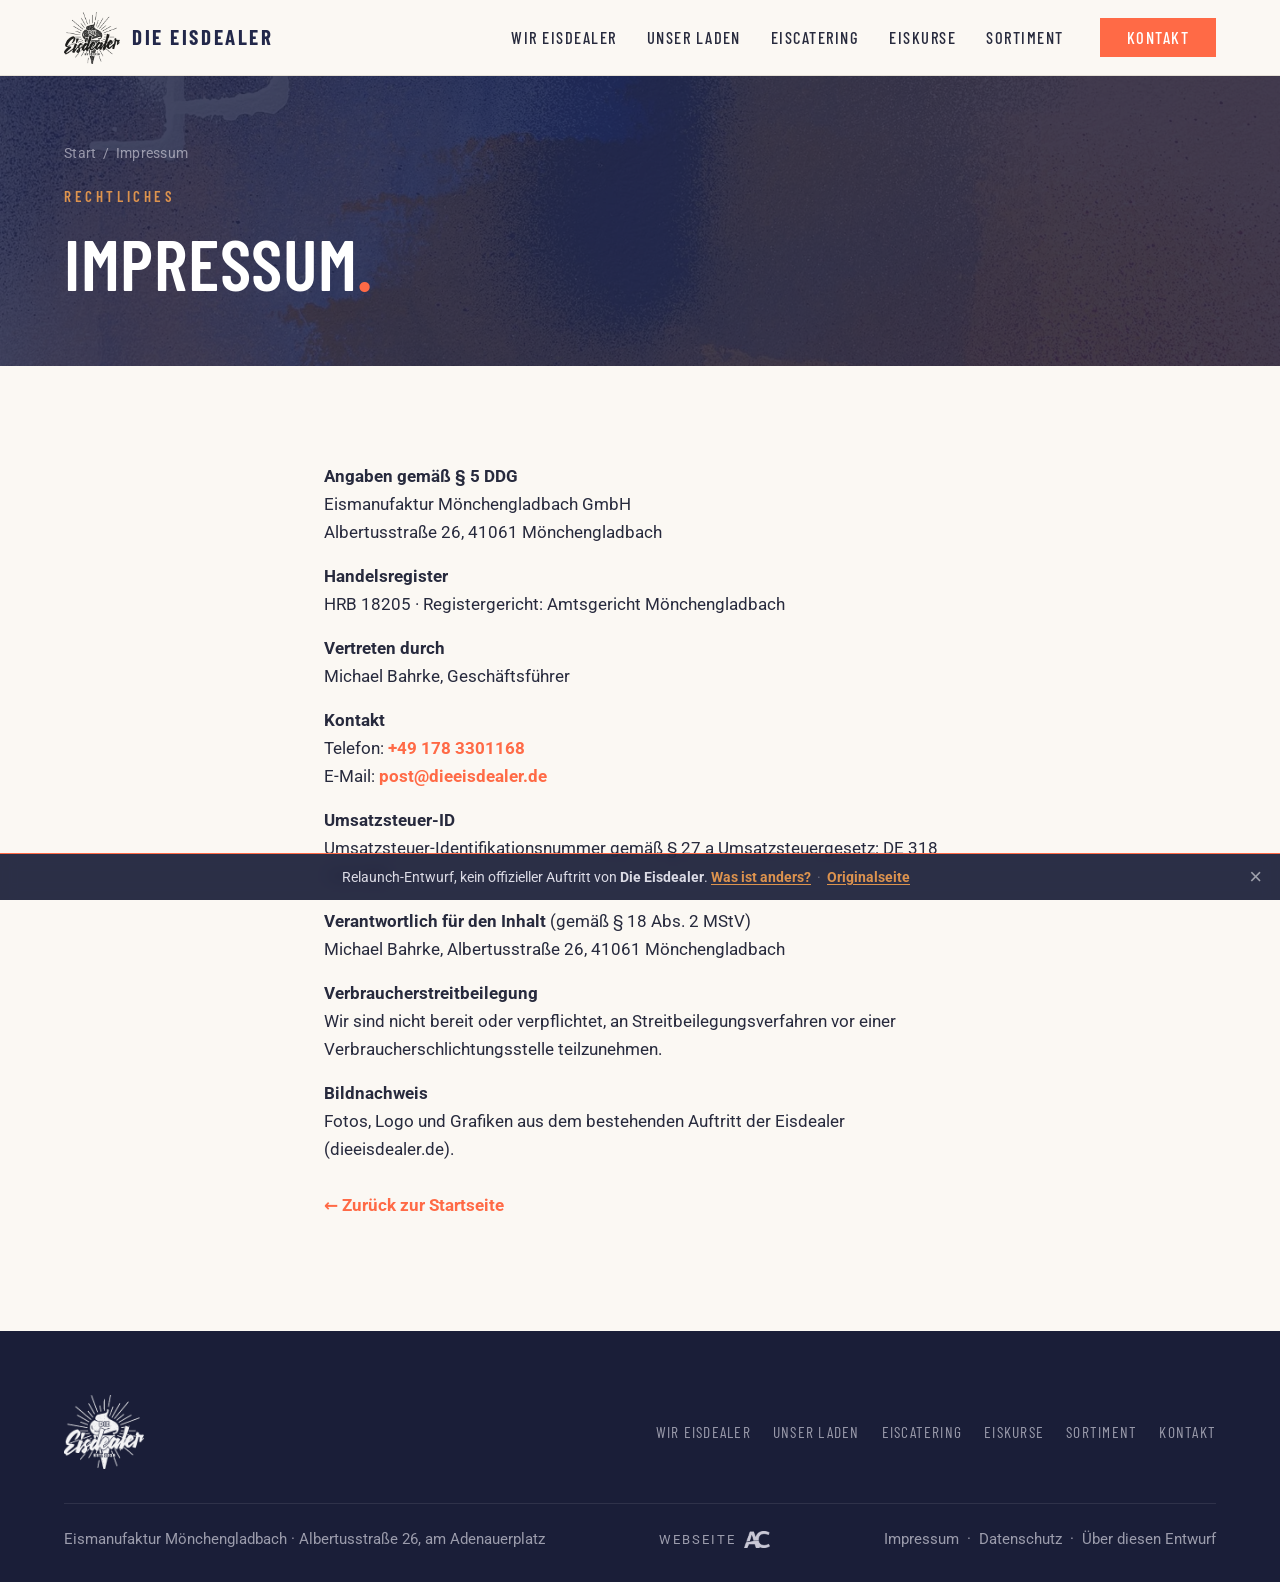
<file: impressum.html>
<!doctype html>
<html lang="de">
<head>
<meta charset="utf-8">
<meta name="viewport" content="width=device-width, initial-scale=1, viewport-fit=cover">
<meta name="robots" content="noindex, nofollow">
<title>Impressum | Die Eisdealer</title>
<link rel="icon" href="media/favicon.png" type="image/png">
<link rel="stylesheet" href="css/site.css?v=1">
</head>
<body class="sub">

<!-- #chrome:header -->
<header class="nav" id="nav">
  <div class="wrap">
    <a href="index.html#top" class="brand" aria-label="Die Eisdealer Startseite">
      <img class="logo-light" src="media/logo-white.png" alt="Die Eisdealer" width="360" height="332">
      <img class="logo-dark" src="media/logo.png" alt="" aria-hidden="true" width="360" height="332">
      <span class="brand__word">Die Eisdealer</span>
    </a>
    <nav class="nav__links" aria-label="Hauptnavigation">
      <a href="index.html#wir">Wir Eisdealer</a>
      <a href="index.html#laden">Unser Laden</a>
      <a href="index.html#catering">Eiscatering</a>
      <a href="index.html#kurse">Eiskurse</a>
      <a href="index.html#sortiment">Sortiment</a>
      <a href="index.html#kontakt" class="btn nav__cta">Kontakt</a>
    </nav>
    <button class="burger" id="burger" aria-label="Menü öffnen" aria-expanded="false"><span></span><span></span><span></span></button>
  </div>
</header>
<nav class="mmenu" id="mmenu" aria-label="Mobile Navigation" inert>
  <div class="mmenu__top">
    <a href="index.html#top" class="mmenu__logo" aria-label="Die Eisdealer Startseite"><img src="media/logo-white.png" alt="Die Eisdealer" width="360" height="332"></a>
    <button class="mmenu__x" id="mclose" aria-label="Menü schließen"></button>
  </div>
  <div class="mmenu__links">
    <a href="index.html#wir"><span class="n">01</span>Wir Eisdealer</a>
    <a href="index.html#laden"><span class="n">02</span>Unser Laden</a>
    <a href="index.html#catering"><span class="n">03</span>Eiscatering</a>
    <a href="index.html#kurse"><span class="n">04</span>Eiskurse</a>
    <a href="index.html#sortiment"><span class="n">05</span>Sortiment</a>
    <a href="index.html#kontakt"><span class="n">06</span>Kontakt</a>
  </div>
  <div class="mmenu__foot">
    <a class="btn btn--primary" href="https://www.instagram.com/die_eisdealer/" target="_blank" rel="noopener">Heutiges Sortiment auf Instagram
      <svg viewBox="0 0 24 24" fill="none" stroke="currentColor" stroke-width="2"><rect x="3" y="3" width="18" height="18" rx="5"/><circle cx="12" cy="12" r="4"/><circle cx="17.2" cy="6.8" r="1.1" fill="currentColor" stroke="none"/></svg></a>
    <div class="mmenu__contact">
      <a href="tel:+491783301168"><svg viewBox="0 0 24 24" fill="none" stroke="currentColor" stroke-width="1.8"><path d="M4 5c0 8 7 15 15 15v-3.5l-4-1.5-2 2a12 12 0 0 1-6-6l2-2L7.5 5H4Z"/></svg>0178 3301168</a>
      <a href="https://www.google.com/maps/search/?api=1&amp;query=Die%20Eisdealer%20Albertusstra%C3%9Fe%2026%20M%C3%B6nchengladbach" target="_blank" rel="noopener"><svg viewBox="0 0 24 24" fill="none" stroke="currentColor" stroke-width="1.8"><path d="M12 21s-7-5.7-7-11a7 7 0 1 1 14 0c0 5.3-7 11-7 11Z"/><circle cx="12" cy="10" r="2.5"/></svg>Route</a>
    </div>
    <div class="mmenu__meta">Albertusstraße 26 &middot; 41061 Mönchengladbach</div>
  </div>
</nav>
<!-- /#chrome:header -->

<section class="subhero"><div class="wrap">
  <div class="crumb"><a href="index.html">Start</a> &nbsp;/&nbsp; Impressum</div>
  <div class="eyebrow" style="margin-top:20px">Rechtliches</div>
  <h1>Impressum<span class="dot">.</span></h1>
</div></section>

<section class="section"><div class="wrap prose">
  <p><b>Angaben gemäß § 5 DDG</b><br>Eismanufaktur Mönchengladbach GmbH<br>Albertusstraße 26, 41061 Mönchengladbach</p>
  <p><b>Handelsregister</b><br>HRB 18205 &middot; Registergericht: Amtsgericht Mönchengladbach</p>
  <p><b>Vertreten durch</b><br>Michael Bahrke, Geschäftsführer</p>
  <p><b>Kontakt</b><br>Telefon: <a href="tel:+491783301168">+49 178 3301168</a><br>E-Mail: <a href="mailto:post@dieeisdealer.de">post@dieeisdealer.de</a></p>
  <p><b>Umsatzsteuer-ID</b><br>Umsatzsteuer-Identifikationsnummer gemäß § 27 a Umsatzsteuergesetz: DE 318 149 998</p>
  <p><b>Verantwortlich für den Inhalt</b> (gemäß § 18 Abs. 2 MStV)<br>Michael Bahrke, Albertusstraße 26, 41061 Mönchengladbach</p>
  <p><b>Verbraucherstreitbeilegung</b><br>Wir sind nicht bereit oder verpflichtet, an Streitbeilegungsverfahren vor einer Verbraucherschlichtungsstelle teilzunehmen.</p>
  <p><b>Bildnachweis</b><br>Fotos, Logo und Grafiken aus dem bestehenden Auftritt der Eisdealer (dieeisdealer.de).</p>
  <p style="margin-top:28px"><a href="index.html">← Zurück zur Startseite</a></p>
</div></section>

<!-- #chrome:footer -->
<footer class="foot">
  <div class="wrap">
    <div class="foot__top">
      <a href="index.html#top" aria-label="Die Eisdealer Startseite"><img class="foot__brandimg" src="media/logo-white.png" alt="Die Eisdealer" width="360" height="332" loading="lazy" decoding="async"></a>
      <nav class="foot__nav" aria-label="Footer">
        <a href="index.html#wir">Wir Eisdealer</a><a href="index.html#laden">Unser Laden</a><a href="index.html#catering">Eiscatering</a>
        <a href="index.html#kurse">Eiskurse</a><a href="index.html#sortiment">Sortiment</a><a href="index.html#kontakt">Kontakt</a>
      </nav>
    </div>
    <div class="foot__bottom">
      <span>Eismanufaktur Mönchengladbach &middot; Albertusstraße 26, am Adenauerplatz</span>
      <a class="foot__credit" href="https://akyol.de" target="_blank" rel="noopener" aria-label="Webseite erstellt von Dr.-Ing. Suat Akyol, akyol.de">Webseite <img class="logo-mono" src="media/ac-logo-mono.png" alt="AC" width="306" height="195" style="height:17px;width:auto" loading="lazy" decoding="async"><img class="logo-color" src="media/ac-logo.png" alt="" aria-hidden="true" width="306" height="195" style="height:17px;width:auto" loading="lazy" decoding="async"></a>
      <span><a href="impressum.html">Impressum</a> &nbsp;&middot;&nbsp; <a href="datenschutz.html">Datenschutz</a> &nbsp;&middot;&nbsp; <a href="hinweise.html">Über diesen Entwurf</a></span>
    </div>
  </div>
</footer>
<!-- /#chrome:footer -->

<!-- #chrome:demobar -->
<div class="demobar" id="demobar">
  <span>Relaunch-Entwurf, kein offizieller Auftritt von <b>Die Eisdealer</b>. <a href="hinweise.html">Was ist anders?</a> <span class="demobar__sep">&middot;</span> <a href="https://dieeisdealer.de/" target="_blank" rel="noopener">Originalseite</a></span>
  <button id="demoClose" aria-label="Hinweis schließen">&times;</button>
</div>
<!-- /#chrome:demobar -->

<script src="js/site.js?v=1"></script>
</body>
</html>
</file>
<file: css/site.css>
/* =========================================================================
   Die Eisdealer - Redesign-Demonstrator
   Vanilla CSS. Farben, Logo und Schrift aus dem bestehenden Markenauftritt:
   Koralle #FF6A46 (Herz-Siegel), Spray-Blau #3C5294 + Spray-Orange #DD934E
   (Original-Hintergrundbild), Barlow Condensed (Bestands-Schrift) + Roboto.
   Schriften self-hosted, kein Google-CDN.
   ========================================================================= */

@font-face{font-family:'Barlow Condensed';src:url('../font/BarlowCondensed-400.woff2') format('woff2');font-weight:400;font-style:normal;font-display:swap}
@font-face{font-family:'Barlow Condensed';src:url('../font/BarlowCondensed-500.woff2') format('woff2');font-weight:500;font-style:normal;font-display:swap}
@font-face{font-family:'Barlow Condensed';src:url('../font/BarlowCondensed-600.woff2') format('woff2');font-weight:600;font-style:normal;font-display:swap}
@font-face{font-family:'Barlow Condensed';src:url('../font/BarlowCondensed-700.woff2') format('woff2');font-weight:700;font-style:normal;font-display:swap}
@font-face{font-family:'Roboto';src:url('../font/Roboto-400.woff2') format('woff2');font-weight:400;font-style:normal;font-display:swap}
@font-face{font-family:'Roboto';src:url('../font/Roboto-500.woff2') format('woff2');font-weight:500;font-style:normal;font-display:swap}
@font-face{font-family:'Roboto';src:url('../font/Roboto-700.woff2') format('woff2');font-weight:700;font-style:normal;font-display:swap}

:root{
  --tinte:#23284a;      /* Navy-Tinte: dunkle Sektionen, Footer, Headings (aus dem Spray-Blau) */
  --night:#1a1e38;      /* Footer / noch dunkler */
  --blau:#3C5294;       /* Spray-Blau: Karten, sekundaere Akzente */
  --koralle:#FF6A46;    /* AKZENT (Herz-Siegel): CTA, Eyebrow, Punkt */
  --koralle-d:#e5522f;  /* Akzent dunkler (Hover) */
  --orange:#DD934E;     /* Spray-Orange: warme Sekundaerfarbe */
  --papier:#fbf8f3;     /* Grund-BG hell */
  --vanille:#f3eee5;    /* Sektions-BG hell-warm */
  --ink:#272a3d;        /* Fliesstext auf hell */
  --muted:#7d7f92;      /* gedaempft */
  --line:#e6e1d7;       /* Haarlinie */
  --white:#fff;
  --wrap:1200px;
  --ease:cubic-bezier(.22,1,.36,1);
  --nav-h:76px;
}

*,*::before,*::after{box-sizing:border-box}
html{-webkit-text-size-adjust:100%;scroll-behavior:smooth;overflow-x:clip}
html,*{-webkit-tap-highlight-color:transparent}
body{
  margin:0;background:var(--papier);color:var(--ink);
  font-family:'Roboto',system-ui,-apple-system,Segoe UI,sans-serif;
  font-size:17px;line-height:1.65;font-weight:400;
  -webkit-font-smoothing:antialiased;text-rendering:optimizeLegibility;
  overflow-x:clip;overflow-wrap:break-word;
}
::selection{background:rgba(255,106,70,.22)}::-moz-selection{background:rgba(255,106,70,.22)}
img{max-width:100%;height:auto;display:block}
a{color:inherit;text-decoration:none}
h1,h2,h3{font-family:'Barlow Condensed',Arial Narrow,sans-serif;font-weight:600;line-height:1.04;letter-spacing:.01em;text-transform:uppercase;margin:0}
p{margin:0 0 1rem}
.wrap{width:100%;max-width:var(--wrap);margin:0 auto;padding:0 24px}
.section{padding:96px 0}
.eyebrow{font-family:'Barlow Condensed';font-weight:600;font-size:15px;letter-spacing:.24em;text-transform:uppercase;color:var(--koralle)}
.dot{color:var(--koralle)}
.sr-only{position:absolute;width:1px;height:1px;padding:0;margin:-1px;overflow:hidden;clip:rect(0,0,0,0);border:0}
.skip{position:absolute;left:-9999px;top:0;background:var(--tinte);color:#fff;padding:10px 16px;z-index:200}
.skip:focus{left:12px;top:12px}

/* ---- Buttons ---- */
.btn{display:inline-flex;align-items:center;gap:.6rem;font-family:'Barlow Condensed';font-weight:600;font-size:17px;
  letter-spacing:.09em;text-transform:uppercase;padding:15px 32px;border:1px solid transparent;cursor:pointer;
  transition:background .25s var(--ease),border-color .25s var(--ease),color .25s var(--ease)}
.btn--primary{background:var(--koralle);color:#fff}
.btn--primary:hover{background:var(--koralle-d)}
.btn--ghost{background:transparent;border-color:rgba(255,255,255,.55);color:#fff}
.btn--ghost:hover{background:rgba(255,255,255,.14);border-color:#fff}
.btn svg{width:17px;height:17px;flex:none}

/* ---- Navigation (sticky statt fixed: mobile Browserleiste, Petra-Learning) ---- */
.nav{position:sticky;top:0;left:0;right:0;z-index:140;height:var(--nav-h);display:flex;align-items:center;
  margin-bottom:calc(-1 * var(--nav-h));
  transition:background .3s var(--ease),box-shadow .3s var(--ease),border-color .3s var(--ease);
  border-bottom:1px solid transparent}
.nav.menu-open{position:fixed;top:0;left:0;right:0;margin-bottom:0}
.nav .wrap{display:flex;align-items:center;justify-content:space-between}
.brand{display:inline-flex;align-items:center;gap:12px;transition:transform .28s var(--ease);transform-origin:center center}
.brand:hover{transform:scale(1.05)}
.brand img{height:52px;width:auto;display:block;transition:opacity .3s var(--ease)}
.brand .logo-dark{display:none}
.brand__word{font-family:'Barlow Condensed';font-weight:700;font-size:21px;letter-spacing:.12em;text-transform:uppercase;color:#fff;transition:color .3s var(--ease)}
.nav__links{display:flex;align-items:center;gap:30px}
.nav__links a{font-family:'Barlow Condensed';font-size:16.5px;font-weight:500;letter-spacing:.09em;text-transform:uppercase;color:rgba(255,255,255,.92);position:relative;padding:4px 0}
.nav__links a::after{content:"";position:absolute;left:0;right:100%;bottom:-2px;height:2px;background:var(--koralle);transition:right .3s var(--ease)}
.nav__links a:hover::after,.nav__links a.active::after{right:0}
.nav__cta{margin-left:6px}
/* Nav-CTA-Padding-Trap: Spezifitaet hoch, Unterstrich aus */
.nav__links a.nav__cta{padding:10px 26px;line-height:1;border:1px solid var(--koralle);color:#fff;background:rgba(255,106,70,.16)}
.nav__links a.nav__cta:hover{background:var(--koralle)}
.nav__links a.nav__cta::after{display:none}
/* solid: bei Scroll ODER auf Subpages ohne Hero */
.nav.scrolled,body.sub .nav{background:var(--papier);border-bottom-color:var(--line);box-shadow:0 1px 0 rgba(0,0,0,.02)}
.nav.scrolled .brand__word,body.sub .nav .brand__word{color:var(--tinte)}
.nav.scrolled .brand .logo-light,body.sub .nav .brand .logo-light{display:none}
.nav.scrolled .brand .logo-dark,body.sub .nav .brand .logo-dark{display:block}
.nav.scrolled .nav__links a,body.sub .nav .nav__links a{color:var(--ink)}
.nav.scrolled .nav__links a.nav__cta,body.sub .nav .nav__links a.nav__cta{background:var(--koralle);color:#fff;border-color:transparent}
.nav.scrolled .nav__links a.nav__cta:hover,body.sub .nav .nav__links a.nav__cta:hover{background:var(--koralle-d)}
/* Menue offen: Header-Leiste blendet aus (Logo + X leben im Panel) */
.nav.menu-open{opacity:0;visibility:hidden;pointer-events:none;transition:opacity .25s var(--ease),visibility .25s}
.nav.scrolled .burger span,body.sub .nav .burger span{background:var(--tinte)}
.burger{display:none;width:44px;height:44px;background:none;border:0;cursor:pointer;flex-direction:column;justify-content:center;gap:5px;padding:0}
.burger span{display:block;height:2px;width:24px;background:#fff;margin:0 auto;transition:background .3s var(--ease)}

/* ---- Mobile menu: Vollglas-Panel von rechts, Header weg, Logo+X im Panel ---- */
.mmenu{position:fixed;inset:0;z-index:145;
  background:rgba(26,30,56,.87);backdrop-filter:blur(22px) saturate(140%);-webkit-backdrop-filter:blur(22px) saturate(140%);
  display:flex;flex-direction:column;padding:18px 28px 28px;
  transform:translateX(100%);transition:transform .42s var(--ease);
  height:100lvh;overflow-y:auto;overscroll-behavior:contain}
.mmenu.open{transform:translateX(0)}
.mmenu__top{display:flex;align-items:center;justify-content:space-between;min-height:calc(var(--nav-h) - 18px);flex:none}
.mmenu__logo img{height:56px;width:auto;display:block}
.mmenu__x{position:relative;width:44px;height:44px;background:none;border:0;cursor:pointer;flex:none;transition:transform .3s var(--ease)}
.mmenu__x::before,.mmenu__x::after{content:"";position:absolute;left:11px;right:11px;top:21px;height:2px;background:#fff;border-radius:2px;transition:background .2s var(--ease)}
.mmenu__x::before{transform:rotate(45deg)}
.mmenu__x::after{transform:rotate(-45deg)}
.mmenu__x:hover{transform:rotate(90deg)}
.mmenu__x:hover::before,.mmenu__x:hover::after{background:var(--koralle)}
.mmenu__links{display:flex;flex-direction:column;flex:1;justify-content:center;padding:10px 0}
.mmenu__links a{position:relative;display:flex;align-items:baseline;gap:16px;font-family:'Barlow Condensed';font-weight:600;text-transform:uppercase;letter-spacing:.05em;
  font-size:clamp(26px,7.2vw,33px);color:rgba(255,255,255,.9);
  padding:14px 0;border-bottom:1px solid rgba(255,255,255,.1);
  transition:color .25s var(--ease),padding-left .25s var(--ease)}
.mmenu__links a .n{font-family:'Roboto';font-size:12px;font-weight:700;letter-spacing:.08em;color:var(--orange);flex:none;transform:translateY(-5px);transition:color .25s var(--ease)}
.mmenu__links a:hover,.mmenu__links a:focus-visible,.mmenu__links a.active{color:#fff;padding-left:12px}
.mmenu__links a:hover .n,.mmenu__links a.active .n{color:var(--koralle)}
.mmenu__links a:last-child{border-bottom:0}
.mmenu.open .mmenu__links a{animation:mIn .5s var(--ease) both}
.mmenu.open .mmenu__links a:nth-child(1){animation-delay:.10s}
.mmenu.open .mmenu__links a:nth-child(2){animation-delay:.16s}
.mmenu.open .mmenu__links a:nth-child(3){animation-delay:.22s}
.mmenu.open .mmenu__links a:nth-child(4){animation-delay:.28s}
.mmenu.open .mmenu__links a:nth-child(5){animation-delay:.34s}
.mmenu.open .mmenu__links a:nth-child(6){animation-delay:.40s}
@keyframes mIn{from{opacity:0;transform:translateX(20px)}to{opacity:1;transform:none}}
.mmenu__foot{flex:none;padding-top:22px;border-top:1px solid rgba(255,255,255,.12)}
.mmenu__foot .btn{width:100%;justify-content:center}
.mmenu__contact{display:grid;grid-template-columns:1fr 1fr;gap:10px;margin-top:14px}
.mmenu__contact a{display:inline-flex;align-items:center;justify-content:center;gap:8px;color:rgba(255,255,255,.85);font-size:14px;font-weight:500;
  border:1px solid rgba(255,255,255,.2);padding:10px 15px;transition:background .2s var(--ease),border-color .2s var(--ease),color .2s var(--ease)}
.mmenu__contact a:hover{background:rgba(255,255,255,.1);border-color:#fff;color:#fff}
.mmenu__contact a svg{width:16px;height:16px;color:var(--orange);flex:none}
.mmenu__meta{margin-top:16px;color:rgba(255,255,255,.5);font-size:13px}

/* ---- Hero: das originale Spray-Bild traegt die Marke ---- */
.hero{position:relative;min-height:100svh;display:flex;align-items:center;overflow:hidden;background:var(--tinte)}
.hero__bg{position:absolute;top:-16%;left:0;right:0;height:132%;z-index:0;background-size:cover;background-position:center;will-change:transform;backface-visibility:hidden;
  background-image:url('../media/spray.webp')}
@media(max-width:700px){.hero__bg{background-image:url('../media/spray-960.webp')}}
.hero__bg::after{content:"";position:absolute;inset:0;
  background:linear-gradient(180deg,rgba(22,25,48,.78) 0%,rgba(24,27,52,.62) 45%,rgba(18,21,42,.9) 100%)}
.hero .wrap{position:relative;z-index:1;padding-top:var(--nav-h)}
.hero__inner{max-width:860px}
.hero__logo{width:clamp(150px,20vw,200px);height:auto;margin-bottom:26px;filter:drop-shadow(0 4px 24px rgba(0,0,0,.35))}
.hero h1{color:#fff;font-size:clamp(52px,9vw,104px);font-weight:700;letter-spacing:.02em;margin:14px 0 0}
.hero h1 em{font-style:normal;color:var(--koralle)}
.hero__sub{color:rgba(255,255,255,.86);font-size:clamp(17px,2.1vw,20px);max-width:640px;margin:20px 0 0;line-height:1.6}
.hero__cta{display:flex;flex-wrap:wrap;gap:14px;margin-top:34px}
.hero__eyebrow{color:var(--orange)}
/* Kontakt-Ribbon unter Hero-Text */
.ribbon{position:relative;z-index:1;margin-top:44px;display:flex;flex-wrap:wrap;gap:14px 30px;
  padding-top:22px;border-top:1px solid rgba(255,255,255,.16)}
.ribbon span{display:inline-flex;align-items:center;gap:9px;color:rgba(255,255,255,.84);font-size:14.5px;font-weight:500}
.ribbon svg{width:16px;height:16px;color:var(--orange);flex:none}
.ribbon__track{display:flex;flex-wrap:wrap;gap:14px 30px}
@media(max-width:700px){
  .ribbon{flex-wrap:nowrap;overflow:hidden;touch-action:pan-y;
    -webkit-mask-image:linear-gradient(90deg,transparent,#000 7%,#000 93%,transparent);
            mask-image:linear-gradient(90deg,transparent,#000 7%,#000 93%,transparent)}
  .ribbon__track{flex-wrap:nowrap;gap:0;will-change:transform}
  .ribbon__track span{flex:none;padding-right:30px}
}

/* ---- generische Sektionsbausteine ---- */
.section--vanille{background:var(--vanille)}
.section--tinte{background:var(--tinte);color:#eceaf3}
.shead{max-width:680px;margin:0 0 52px}
.shead.center{margin-left:auto;margin-right:auto;text-align:center}
.shead h2{font-size:clamp(38px,5.6vw,62px);margin-top:12px;color:var(--tinte)}
.section--tinte .shead h2{color:#fff}
.shead p{color:var(--muted);font-size:18px;margin-top:16px}
.section--tinte .shead p{color:rgba(236,234,243,.75)}

/* Intro / Split */
.split{display:grid;grid-template-columns:1.05fr .95fr;gap:60px;align-items:center}
.split>*{min-width:0}
.split__media{position:relative;border:1px solid var(--line);overflow:hidden}
.split__media img{width:100%;height:100%;object-fit:cover;aspect-ratio:4/3}
.split__media .stamp{position:absolute;right:18px;bottom:18px;width:96px;height:96px;transform:rotate(-12deg);filter:drop-shadow(0 3px 10px rgba(0,0,0,.18))}
.lead{font-family:'Barlow Condensed';font-size:clamp(24px,2.8vw,30px);font-weight:500;line-height:1.3;color:var(--tinte);text-transform:none;letter-spacing:.01em}
.split p{color:var(--ink)}
.split .muted{color:var(--muted);font-size:16px}

/* Feature-Karten */
.features{display:grid;grid-template-columns:repeat(3,1fr);gap:26px}
.feature{background:var(--white);border:1px solid var(--line);padding:34px 30px;
  transition:border-color .3s var(--ease)}
.feature:hover{border-color:var(--koralle)}
.feature__ic{width:44px;height:44px;color:var(--koralle);margin-bottom:20px}
.feature h3{font-size:26px;color:var(--tinte);margin-bottom:10px}
.feature p{color:var(--muted);font-size:15.5px;margin:0}
/* Karten auf dunkler Sektion */
.section--tinte .feature{background:rgba(255,255,255,.05);border-color:rgba(255,255,255,.14)}
.section--tinte .feature:hover{border-color:var(--koralle)}
.section--tinte .feature h3{color:#fff}
.section--tinte .feature p{color:rgba(236,234,243,.75)}
.feature--hochzeit{background:var(--koralle);border-color:var(--koralle)}
.feature--hochzeit h3,.section--tinte .feature--hochzeit h3{color:#fff}
.feature--hochzeit p,.section--tinte .feature--hochzeit p{color:rgba(255,255,255,.92)}
.feature--hochzeit .feature__ic{color:#fff}
.feature--hochzeit:hover{border-color:#fff}

/* Laden-Bilderreihe (3 Fotos, Lightbox) */
.gallery{display:grid;grid-template-columns:repeat(3,1fr);gap:14px}
.gallery picture{display:block;overflow:hidden;border:1px solid var(--line);position:relative;cursor:pointer}
.gallery img{width:100%;height:100%;object-fit:cover;aspect-ratio:4/3;display:block;transition:filter .4s var(--ease)}
.gallery picture::after{content:"";position:absolute;inset:0;background:var(--tinte);opacity:0;transition:opacity .4s var(--ease);pointer-events:none}
.gallery picture:hover img{filter:saturate(1.06)}
.gallery picture:hover::after{opacity:.08}
.gallery--two{grid-template-columns:1fr 1fr}
.catering__img{display:block;margin:0 0 26px;border:1px solid rgba(255,255,255,.14)}
.catering__img img{width:100%;height:auto;max-height:520px;object-fit:cover}
@media(max-width:820px){.gallery,.gallery--two{grid-template-columns:1fr}.gallery img{aspect-ratio:16/10}}

/* Sortiment / Instagram-Block */
.insta{display:grid;grid-template-columns:1.05fr .95fr;gap:56px;align-items:center}
.insta>*{min-width:0}
.insta__card{background:var(--tinte);color:#eceaf3;padding:44px 38px;text-align:center;position:relative;overflow:hidden}
.insta__card::before{content:"";position:absolute;inset:0;background:url('../media/spray.webp') center/cover;opacity:.18}
.insta__card>*{position:relative}
.insta__card h3{color:#fff;font-size:30px}
.insta__card p{color:rgba(236,234,243,.8);font-size:15.5px;margin:12px 0 24px}
.insta__card .btn{width:100%;justify-content:center}
.rating{display:inline-flex;align-items:center;gap:14px;background:var(--white);border:1px solid var(--line);padding:16px 22px;margin-top:26px}
.rating__g{font-family:'Roboto';font-weight:700;font-size:22px;color:var(--tinte)}
.rating__num{font-family:'Barlow Condensed';font-weight:700;font-size:30px;color:var(--koralle);line-height:1}
.rating__stars{color:#f5a623;font-size:17px;letter-spacing:2px}
.rating__meta{color:var(--muted);font-size:13px;text-align:left;line-height:1.4}
.rating__meta a{color:var(--koralle);font-weight:600}
.sorten{list-style:none;margin:18px 0 0;padding:0;display:grid;gap:10px}
.sorten li{position:relative;padding-left:24px;font-size:16px;color:var(--ink);line-height:1.5}
.sorten li::before{content:"";position:absolute;left:0;top:9px;width:8px;height:8px;background:var(--koralle)}
.sorten li b{color:var(--tinte)}

/* Kontakt / CTA */
.cta{text-align:center;max-width:720px;margin:0 auto}
.cta h2{font-size:clamp(38px,6vw,66px);color:#fff}
.cta p{color:rgba(236,234,243,.8);font-size:19px;margin:18px 0 30px}
.cta__row{display:flex;flex-wrap:wrap;gap:14px;justify-content:center}
.cta__mail{display:inline-flex;align-items:center;gap:10px;color:var(--orange);font-family:'Barlow Condensed';font-weight:600;font-size:clamp(22px,3vw,30px);letter-spacing:.04em;margin-top:30px}
.cta__meta{display:flex;flex-wrap:wrap;gap:10px 34px;justify-content:center;margin-top:34px;color:rgba(236,234,243,.7);font-size:15px}
.cta__meta b{color:#fff;font-weight:600}

/* Footer */
.foot{background:var(--night);color:rgba(236,234,243,.62);padding:64px 0 30px;font-size:14.5px}
.foot__top{display:flex;flex-wrap:wrap;justify-content:space-between;gap:30px;padding-bottom:34px;border-bottom:1px solid rgba(255,255,255,.09)}
.foot__brandimg{height:74px;width:auto;opacity:.95}
.foot__nav{display:flex;flex-wrap:wrap;gap:22px;align-items:center}
.foot__nav a{font-family:'Barlow Condensed';letter-spacing:.08em;text-transform:uppercase;font-size:15.5px}
.foot__nav a:hover{color:var(--orange)}
.foot__bottom{display:flex;flex-wrap:wrap;justify-content:space-between;gap:12px;padding-top:24px;align-items:center}
.foot__bottom a:hover{color:var(--orange)}
.foot__credit{display:inline-flex;align-items:center;gap:8px;font-size:12.5px;letter-spacing:.16em;text-transform:uppercase;color:rgba(236,234,243,.62)}
.foot__credit img{height:17px;width:auto;display:block}
.foot__credit .logo-mono{opacity:.85}
.foot__credit .logo-color{display:none}
.foot__credit:hover .logo-mono{display:none}
.foot__credit:hover .logo-color{display:block}
@media(max-width:700px){
  .foot__top{flex-direction:column;align-items:center;text-align:center}
  .foot__nav{justify-content:center}
  .foot__bottom{flex-direction:column;align-items:center;gap:14px}
}

/* Reveal-on-scroll */
.reveal{opacity:0;transform:translateY(22px);transition:opacity .7s var(--ease),transform .7s var(--ease)}
.reveal.in{opacity:1;transform:none}

/* Hero-Eingang: frech-energisch (Street-Charakter), gestaffelt; H1 nur transform (LCP) */
@keyframes heroUp{from{opacity:0;transform:translateY(22px)}to{opacity:1;transform:none}}
@keyframes heroRise{from{transform:translateY(28px)}to{transform:none}}
.hero .h-anim{animation:heroUp .65s var(--ease) both}
.hero h1.h-anim{animation:heroRise .8s var(--ease) both}
.hero .hero__logo.h-anim{animation-delay:.04s}
.hero .hero__eyebrow.h-anim{animation-delay:.08s}
.hero h1.h-anim{animation-delay:.14s}
.hero .hero__sub.h-anim{animation-delay:.28s}
.hero .hero__cta.h-anim{animation-delay:.40s}
.hero .ribbon.h-anim{animation-delay:.52s}

/* ---- Responsive ---- */
@media(max-width:1023px){
  .nav__links{display:none}
  .burger{display:flex}
  .split,.insta{grid-template-columns:1fr;gap:36px}
  .split__media{order:-1}
  .features{grid-template-columns:1fr}
  .section{padding:64px 0}
}
@media(max-width:560px){
  body{font-size:16px}
  .section{padding:52px 0}
  .wrap{padding:0 20px}
  .hero__cta .btn,.cta__row .btn{width:100%;justify-content:center}
  .shead{margin-bottom:36px}
  .hero h1{font-size:clamp(42px,12.5vw,58px)}
}
@media(prefers-reduced-motion:reduce){
  *,*::before,*::after{animation:none!important;transition:none!important;scroll-behavior:auto!important}
  .reveal{opacity:1;transform:none}
  .hero__bg{transform:none!important}
}
@media (hover:none),(pointer:coarse){
  .brand:hover{transform:none}
  .feature:hover{border-color:var(--line)}
}

/* ---- Lightbox ---- */
.lb{position:fixed;inset:0;z-index:200;background:rgba(20,23,44,.94);display:none;align-items:center;justify-content:center;padding:24px}
.lb.open{display:flex}
.lb img{max-width:92vw;max-height:86vh;object-fit:contain;border:1px solid rgba(255,255,255,.12);box-shadow:0 20px 60px rgba(0,0,0,.5)}
.lb__close,.lb__nav{position:absolute;background:rgba(255,255,255,.1);border:0;color:#fff;cursor:pointer;
  width:48px;height:48px;font-size:26px;line-height:1;display:flex;align-items:center;justify-content:center;transition:background .2s var(--ease)}
.lb__close:hover,.lb__nav:hover{background:rgba(255,255,255,.24)}
.lb__close{top:20px;right:20px}
.lb__nav.prev{left:20px;top:50%;transform:translateY(-50%)}
.lb__nav.next{right:20px;top:50%;transform:translateY(-50%)}
@media(max-width:560px){.lb__nav{width:42px;height:42px;bottom:24px;top:auto;transform:none}.lb__nav.prev{left:24px}.lb__nav.next{right:24px}}

/* ---- Demo-Leiste ---- */
.demobar{position:fixed;bottom:0;left:0;right:0;z-index:120;background:rgba(26,30,56,.92);backdrop-filter:blur(8px);color:rgba(236,234,243,.92);
  display:flex;align-items:center;justify-content:center;gap:16px;padding:12px 46px 12px 18px;font-size:13.5px;text-align:center;
  border-top:1px solid var(--koralle);transform:translateY(100%);animation:demoin .5s .9s var(--ease) forwards}
@keyframes demoin{to{transform:none}}
.demobar a{color:var(--orange);text-decoration:underline;text-underline-offset:2px;font-weight:600}
.demobar__sep{color:rgba(255,255,255,.32);margin:0 3px;text-decoration:none}
.demobar button{position:absolute;right:12px;background:none;border:0;color:rgba(255,255,255,.55);font-size:22px;line-height:1;cursor:pointer}
.demobar.hide{display:none}
@media(prefers-reduced-motion:reduce){.demobar{animation:none;transform:none}}

/* ---- Subpage / Hinweise ---- */
.subhero{background:var(--tinte);color:#fff;padding:calc(var(--nav-h) + 66px) 0 66px;position:relative;overflow:hidden}
.subhero::before{content:"";position:absolute;inset:0;background:url('../media/spray.webp') center/cover;opacity:.14}
.subhero .wrap{position:relative}
.subhero .eyebrow{color:var(--orange)}
.subhero h1{font-size:clamp(42px,7vw,72px);color:#fff;margin-top:16px}
.subhero h1 .dot{color:var(--koralle)}
.subhero p{color:rgba(236,234,243,.84);max-width:660px;margin-top:18px;font-size:19px}
.crumb{font-size:13.5px;color:rgba(236,234,243,.55);letter-spacing:.02em}
.crumb a:hover{color:var(--orange)}
.note-box{background:var(--vanille);border-left:3px solid var(--koralle);padding:22px 26px;font-size:15.5px;color:var(--ink)}
.note-box b{color:var(--tinte)}
.two{display:grid;grid-template-columns:1fr 1fr;gap:26px}
.card{border:1px solid var(--line);background:var(--white);padding:30px 28px}
.card h3{font-size:24px;color:var(--tinte);margin-bottom:16px}
.chk{list-style:none;margin:0;padding:0}
.chk li{display:flex;gap:12px;padding:10px 0;border-top:1px solid var(--line);font-size:15.5px;color:var(--ink);line-height:1.45}
.chk li:first-child{border-top:0;padding-top:0}
.chk svg{width:20px;height:20px;flex:none;margin-top:1px}
.chk .ok{color:#5f8a50}.chk .todo{color:var(--orange)}
.ctable-wrap{overflow-x:auto;border:1px solid var(--line);background:var(--white)}
.ctable{width:100%;border-collapse:collapse;font-size:15px;min-width:520px}
.ctable th,.ctable td{text-align:left;padding:14px 16px;border-bottom:1px solid var(--line)}
.ctable tr:last-child td{border-bottom:0}
.ctable thead th{font-family:'Roboto';font-weight:700;font-size:12px;letter-spacing:.09em;text-transform:uppercase;color:var(--muted);background:var(--vanille)}
.ctable .col-c{text-align:center;width:120px}
.ctable td.no{color:#b0503f}.ctable td.yes{color:#5f8a50;font-weight:600}

/* Referenz-Riege */
.refs{display:flex;flex-wrap:wrap;gap:20px;justify-content:center}
.ref{flex:1 1 300px;max-width:360px;border:1px solid var(--line);background:var(--white);overflow:hidden;display:flex;flex-direction:column}
.ref__shot{display:block;width:100%;aspect-ratio:16/10;object-fit:cover;object-position:top center;
  border-bottom:1px solid var(--line);background:var(--vanille);transition:filter .45s var(--ease)}
.ref:hover .ref__shot{filter:saturate(1.05) brightness(1.02)}
.ref__body{padding:22px 24px;display:flex;flex-direction:column;flex:1}
.ref h4{font-family:'Barlow Condensed';text-transform:uppercase;letter-spacing:.05em;font-size:21px;color:var(--tinte);margin:0 0 8px}
.ref p{color:var(--muted);font-size:14.5px;margin:0 0 16px;flex:1}
.ref a{color:var(--koralle);font-weight:600;font-size:14.5px;display:inline-flex;align-items:center;gap:6px}
.ref a svg{width:15px;height:15px}
.ref__extra{margin-top:16px;padding-top:15px;border-top:1px solid var(--line)}
.ref__extra .lbl{font-size:10.5px;font-weight:700;letter-spacing:.13em;text-transform:uppercase;color:var(--muted);margin-bottom:9px}
.ref__extra a{display:flex;font-size:13.5px;color:var(--ink);font-weight:500;padding:4px 0;gap:6px}
.ref__extra a:hover{color:var(--koralle)}
.ref__extra a svg{width:14px;height:14px;flex:none;color:var(--koralle);margin-top:2px}
.metrics{display:grid;grid-template-columns:repeat(3,1fr);gap:20px;margin:0 0 40px}
.metric{border:1px solid var(--line);background:var(--white);padding:26px 24px;text-align:center}
.metric .big{font-family:'Barlow Condensed';font-weight:700;font-size:clamp(30px,4.4vw,42px);color:var(--koralle);line-height:1}
.metric .lbl{color:var(--muted);font-size:13.5px;margin-top:11px;line-height:1.45}
@media(max-width:720px){.metrics{grid-template-columns:1fr;gap:14px}}

/* Implementierungs-Skala */
.scale{margin-top:30px}
.scale__caps{display:flex;justify-content:space-between;gap:16px;margin-bottom:58px;font-size:12px;color:var(--muted);line-height:1.42}
.scale__caps b{color:var(--tinte);font-family:'Roboto';font-weight:700}
.scale__caps span{flex:1}
.scale__caps .mid{text-align:center}
.scale__caps .end{text-align:right}
.scale__track{position:relative;height:10px;background:var(--vanille);border:1px solid var(--line)}
.scale__fill{position:absolute;left:0;top:0;bottom:0;background:linear-gradient(90deg,var(--orange),var(--koralle))}
.scale__mk{position:absolute;top:50%}
.scale__mk i{position:absolute;left:0;top:0;transform:translate(-50%,-50%);width:16px;height:16px;border-radius:50%;border:3px solid var(--papier)}
.scale__mk--now i{background:var(--tinte);box-shadow:0 0 0 1px var(--tinte)}
.scale__mk--rec i{background:var(--koralle);box-shadow:0 0 0 1px var(--koralle)}
.scale__lab{position:absolute;left:0;transform:translateX(-50%);white-space:nowrap;font-family:'Roboto';font-weight:600;font-size:12.5px;padding:5px 11px}
.scale__mk--now .scale__lab{top:16px;background:var(--tinte);color:#fff}
.scale__mk--now .scale__lab::before{content:"";position:absolute;left:50%;top:-4px;transform:translateX(-50%) rotate(45deg);width:8px;height:8px;background:var(--tinte)}
.scale__mk--rec .scale__lab{bottom:16px;background:var(--koralle);color:#fff}
.scale__mk--rec .scale__lab::after{content:"";position:absolute;left:50%;bottom:-4px;transform:translateX(-50%) rotate(45deg);width:8px;height:8px;background:var(--koralle)}
.scale__nums{display:flex;justify-content:space-between;margin-top:12px;font-size:11px;color:var(--muted)}
.scale__why{list-style:none;margin:30px 0 0;padding:0;display:grid;gap:10px;max-width:760px}
.scale__why li{position:relative;padding-left:22px;font-size:15px;color:var(--ink);line-height:1.5}
.scale__why li::before{content:"";position:absolute;left:0;top:9px;width:7px;height:7px;background:var(--koralle)}
@media(max-width:560px){.scale__lab{font-size:11.5px;padding:4px 9px}.scale__caps{font-size:11px}}

.why{display:grid;grid-template-columns:1fr 1fr;gap:22px;margin-top:8px}
.why .card{padding:28px 26px}
.why .card .ic{width:30px;height:30px;color:var(--koralle);margin-bottom:14px}
.why .card p{color:var(--muted);font-size:15px;margin:0}
@media(max-width:720px){.why{grid-template-columns:1fr}}
.prose{max-width:680px}
.prose h2{color:var(--tinte);margin:34px 0 12px;font-size:clamp(26px,3.4vw,34px)}
.prose h2:first-child{margin-top:0}
.prose a{color:var(--koralle);font-weight:600}
/* Design-System-Swatches */
.ds{display:flex;flex-wrap:wrap;gap:14px;margin:18px 0 8px}
.ds .sw{flex:1 1 130px;max-width:170px;border:1px solid var(--line);background:var(--white)}
.ds .sw i{display:block;height:64px}
.ds .sw span{display:block;padding:9px 12px;font-size:12.5px;color:var(--muted);line-height:1.4}
.ds .sw b{display:block;color:var(--tinte);font-size:13px}
@media(max-width:820px){.two{grid-template-columns:1fr}}

/* Mini-ToC im Subhero der Hinweisseite */
.toc{display:grid;grid-template-columns:repeat(3,1fr);gap:10px;margin-top:30px;max-width:760px}
.toc a{display:flex;align-items:center;gap:9px;border:1px solid rgba(255,255,255,.25);color:rgba(255,255,255,.9);
  padding:10px 14px;font-size:14px;font-weight:500;transition:background .2s var(--ease),border-color .2s var(--ease)}
.toc a span{font-family:'Barlow Condensed';font-weight:700;font-size:12.5px;letter-spacing:.06em;color:var(--orange)}
.toc a:hover{background:rgba(255,255,255,.1);border-color:#fff}
@media(max-width:700px){.toc{grid-template-columns:1fr 1fr}}
@media(max-width:430px){.toc{grid-template-columns:1fr}}
</file>
